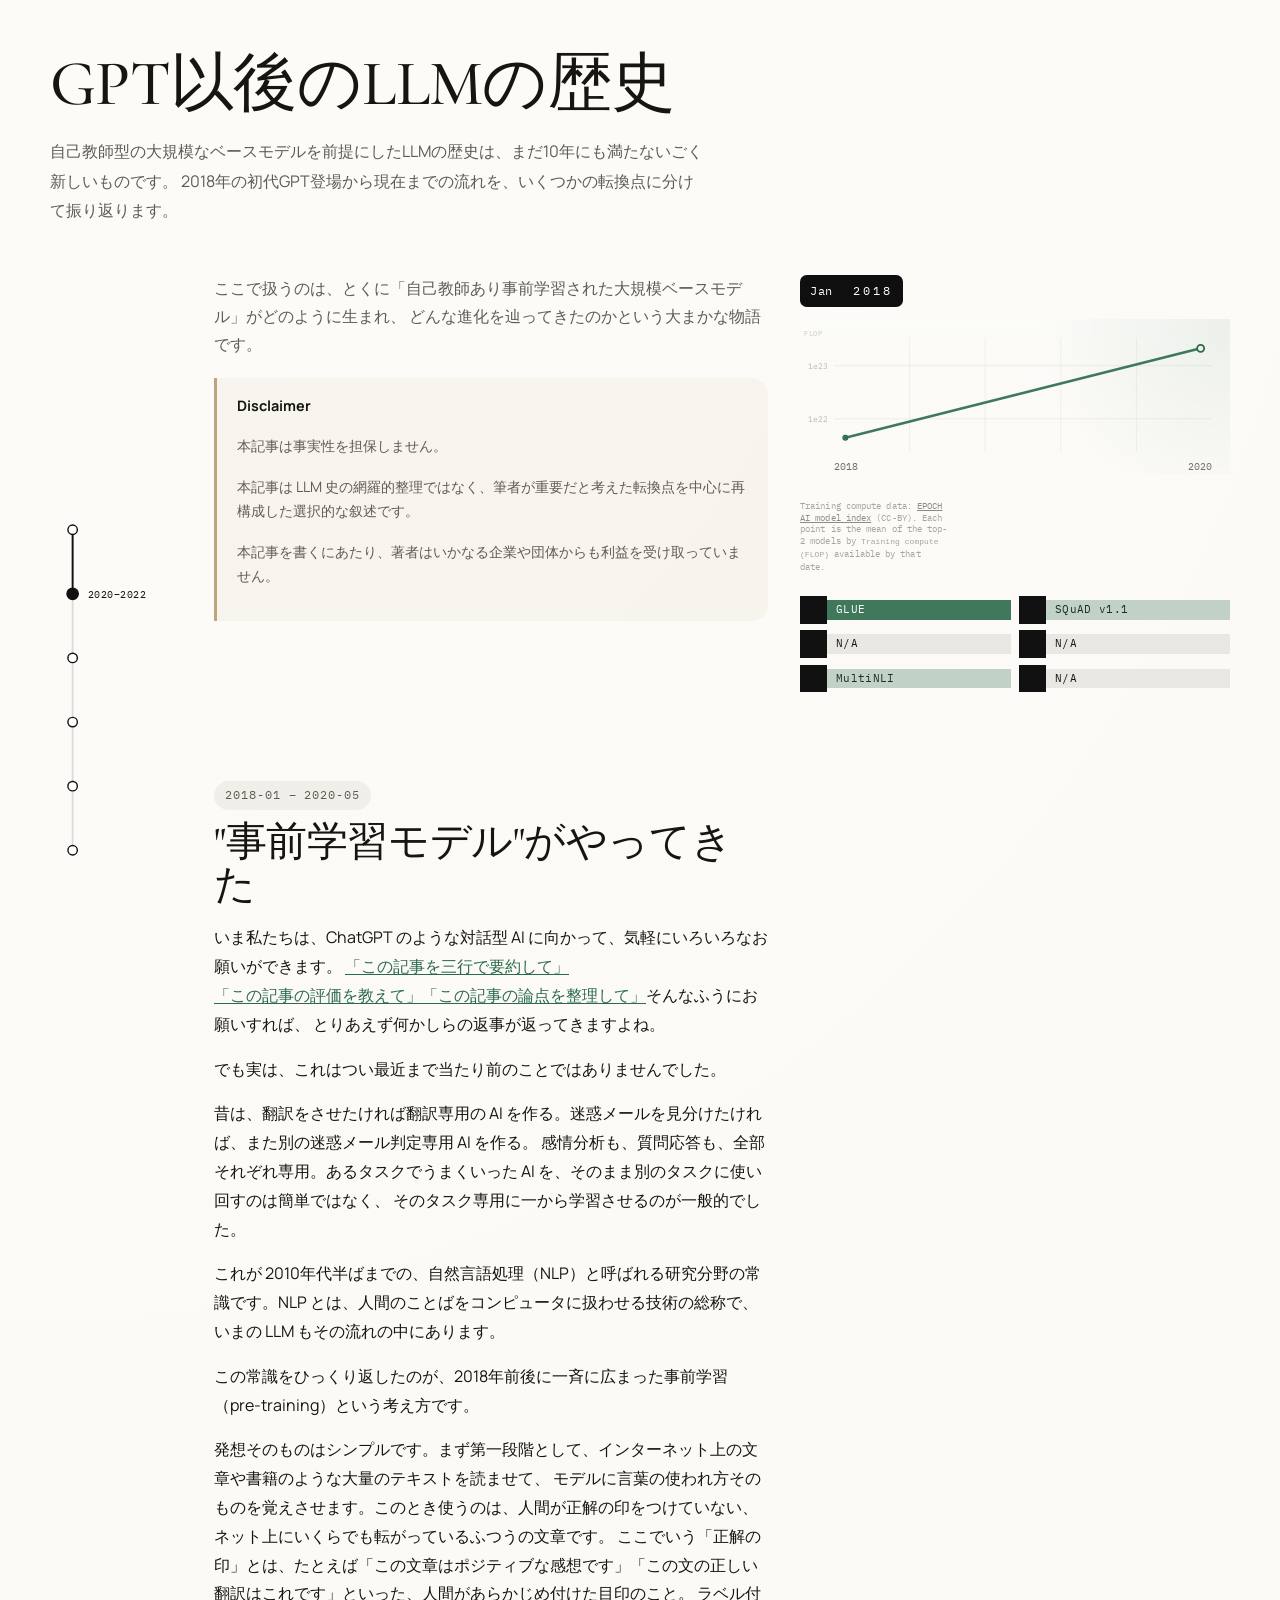
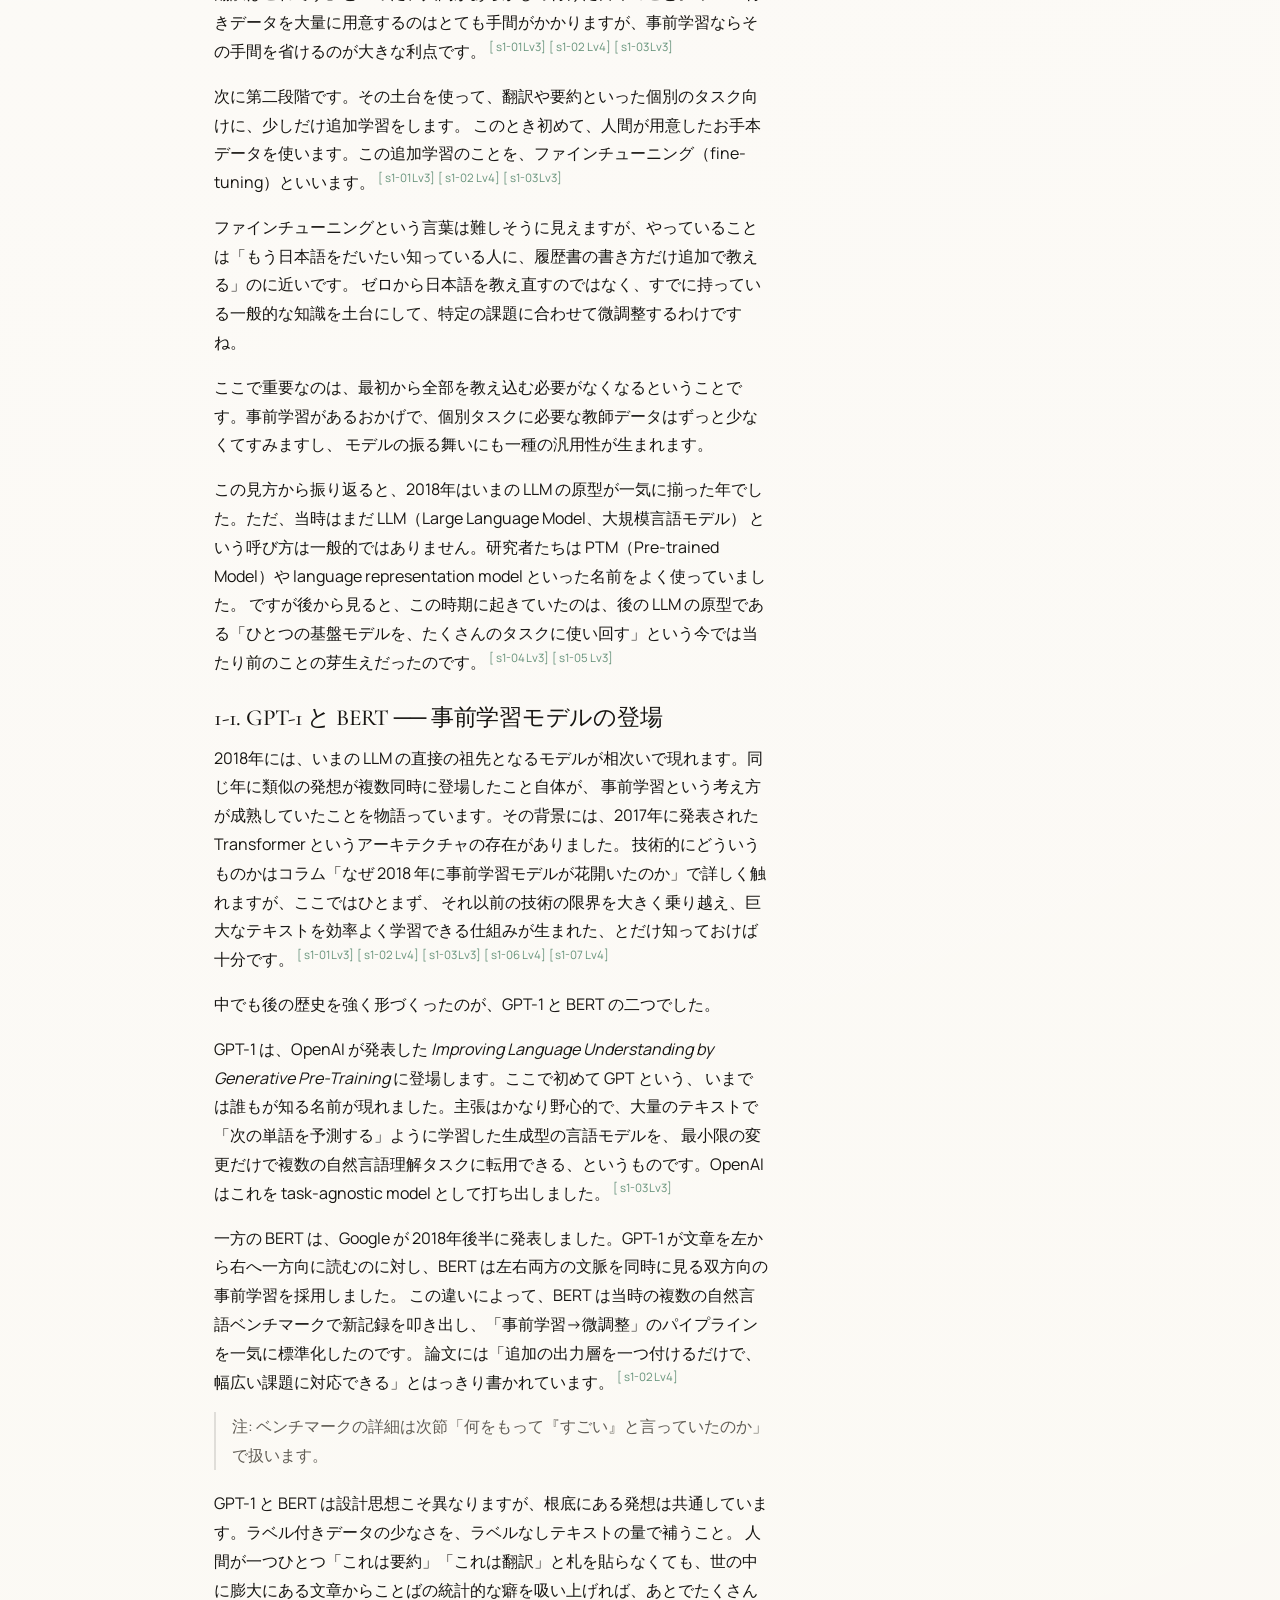
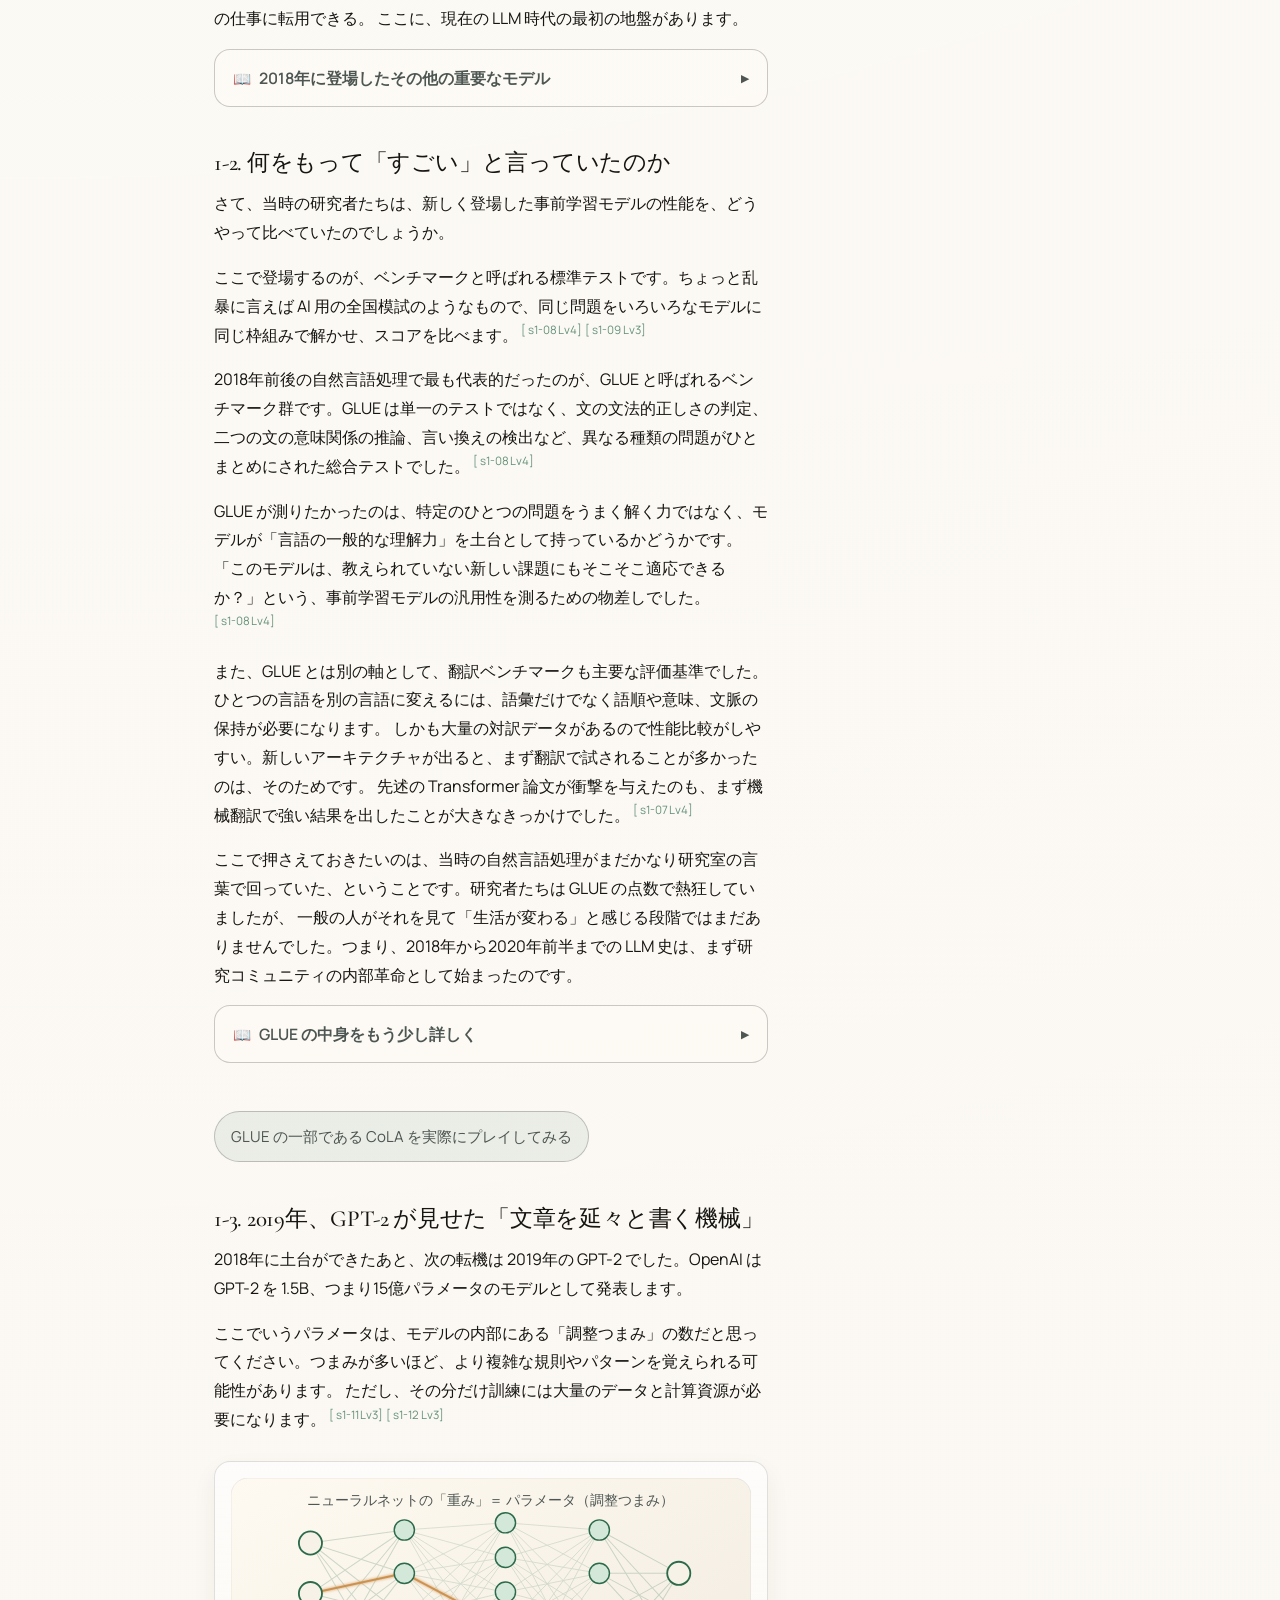
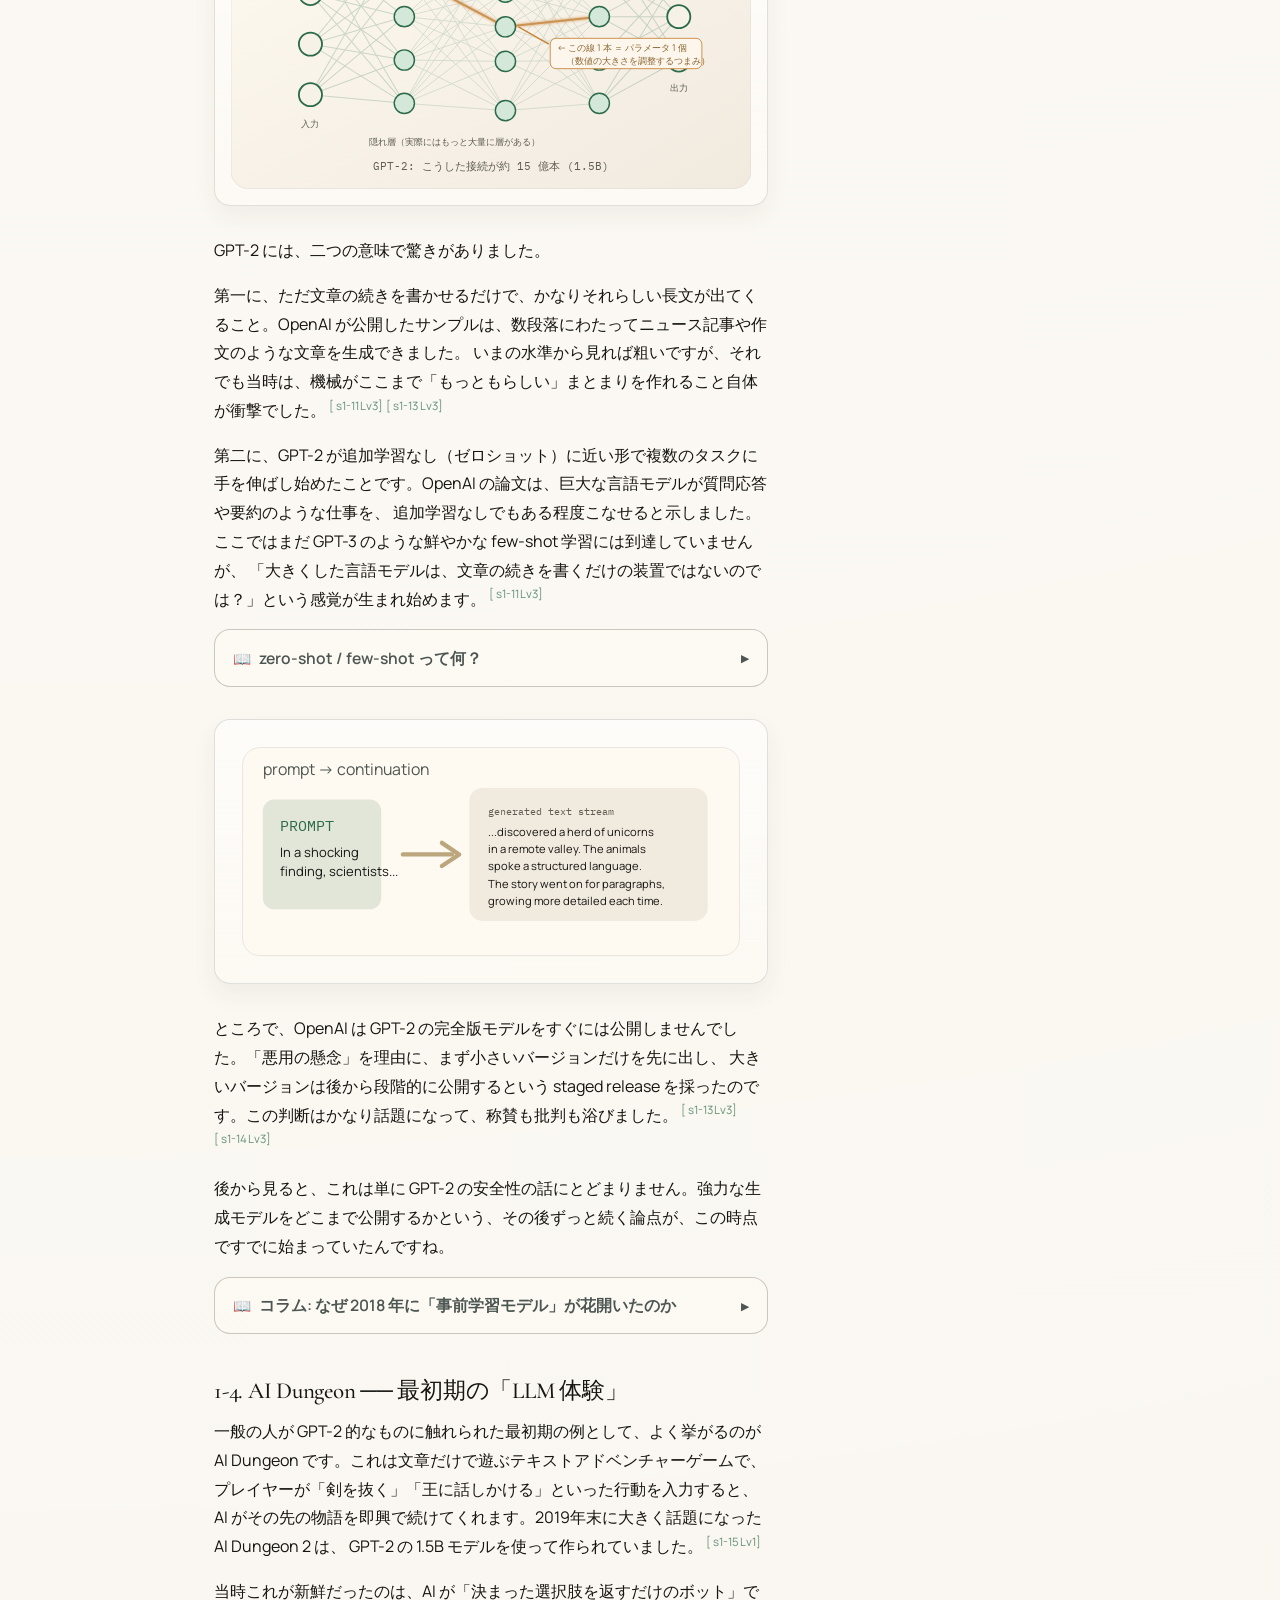
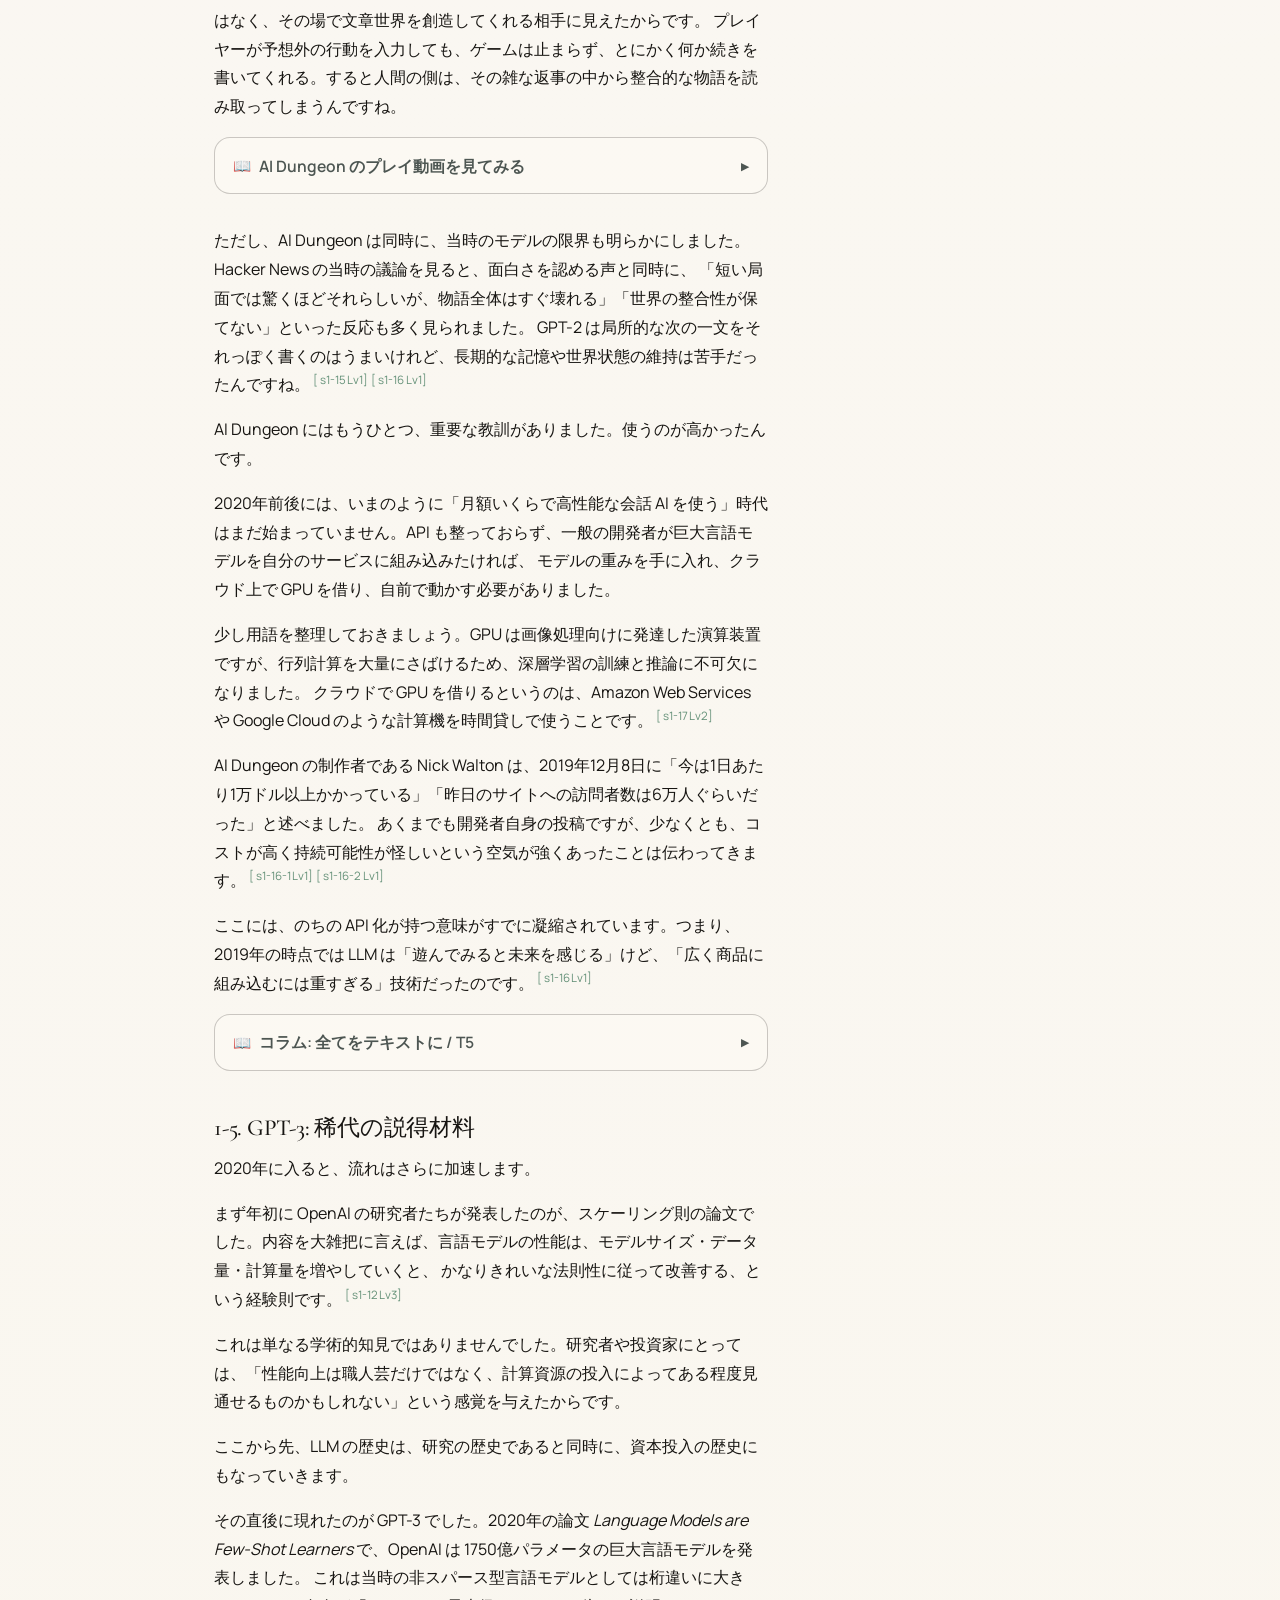
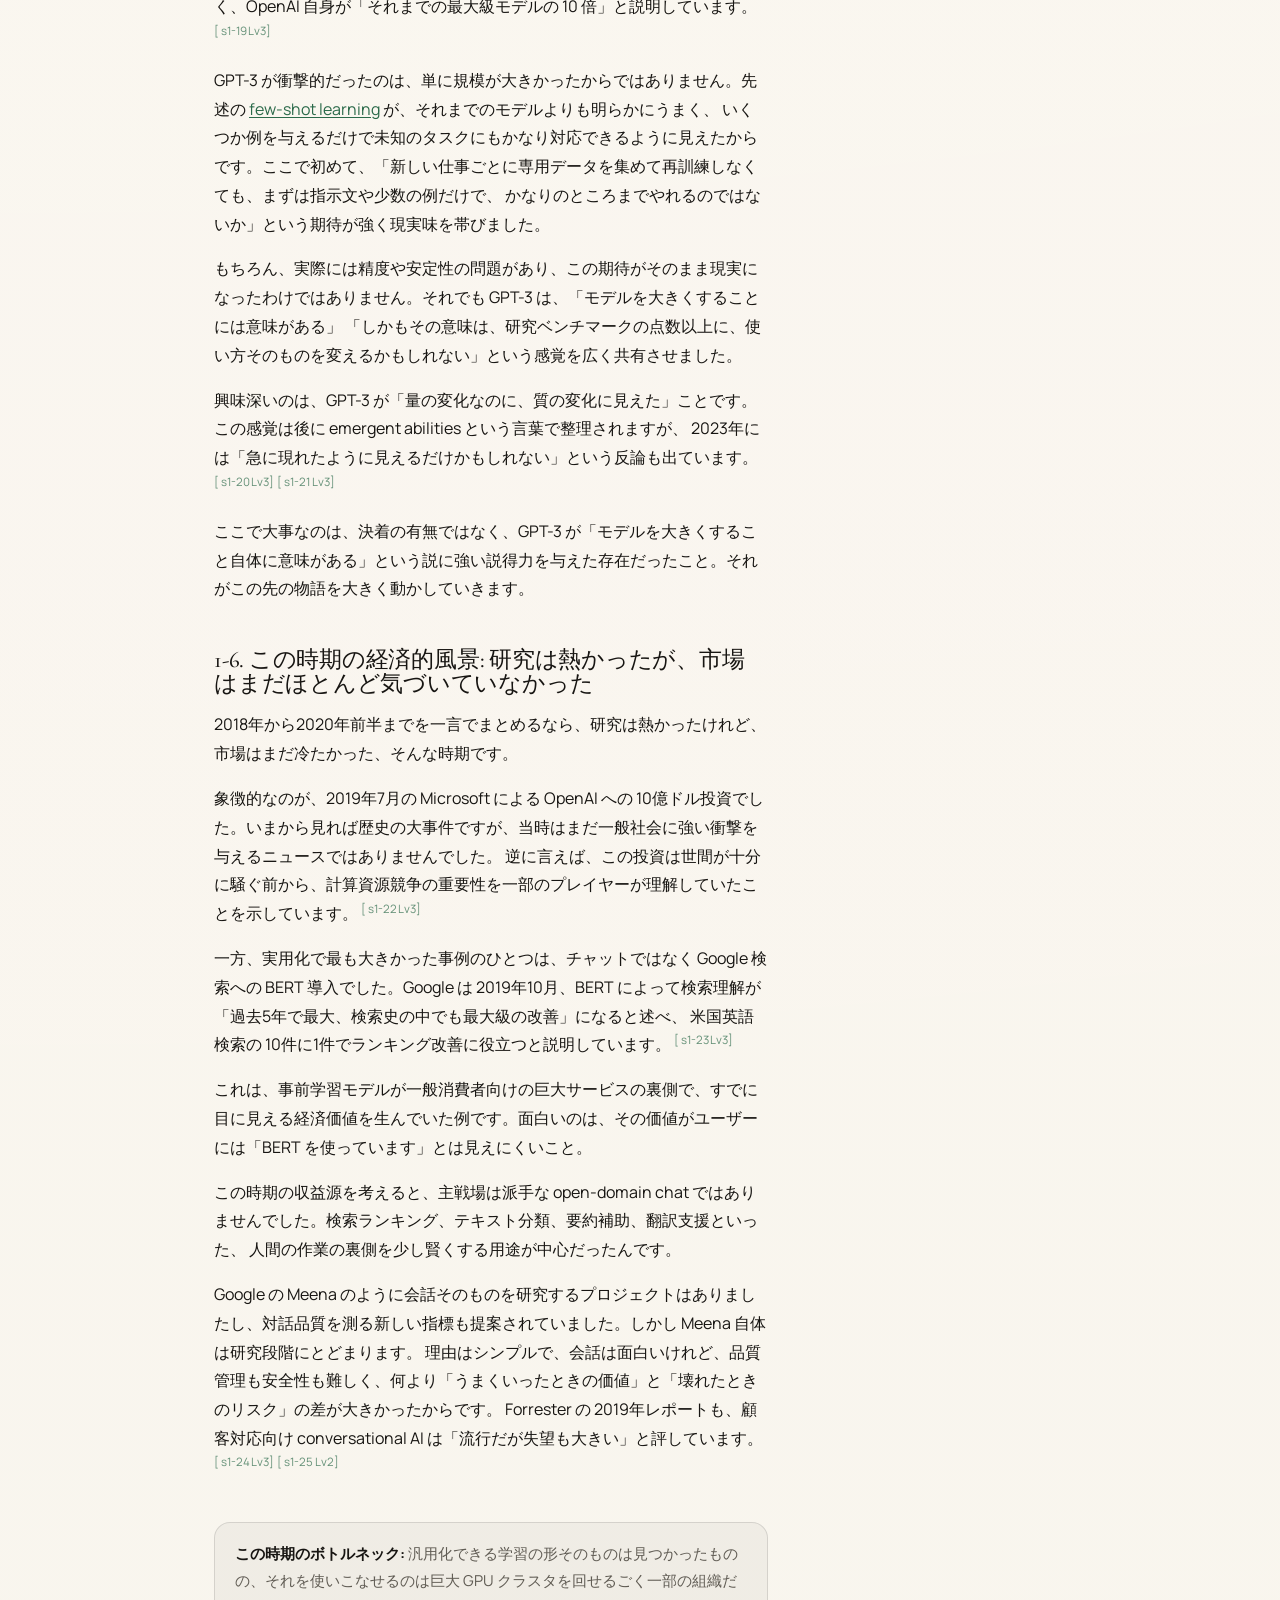
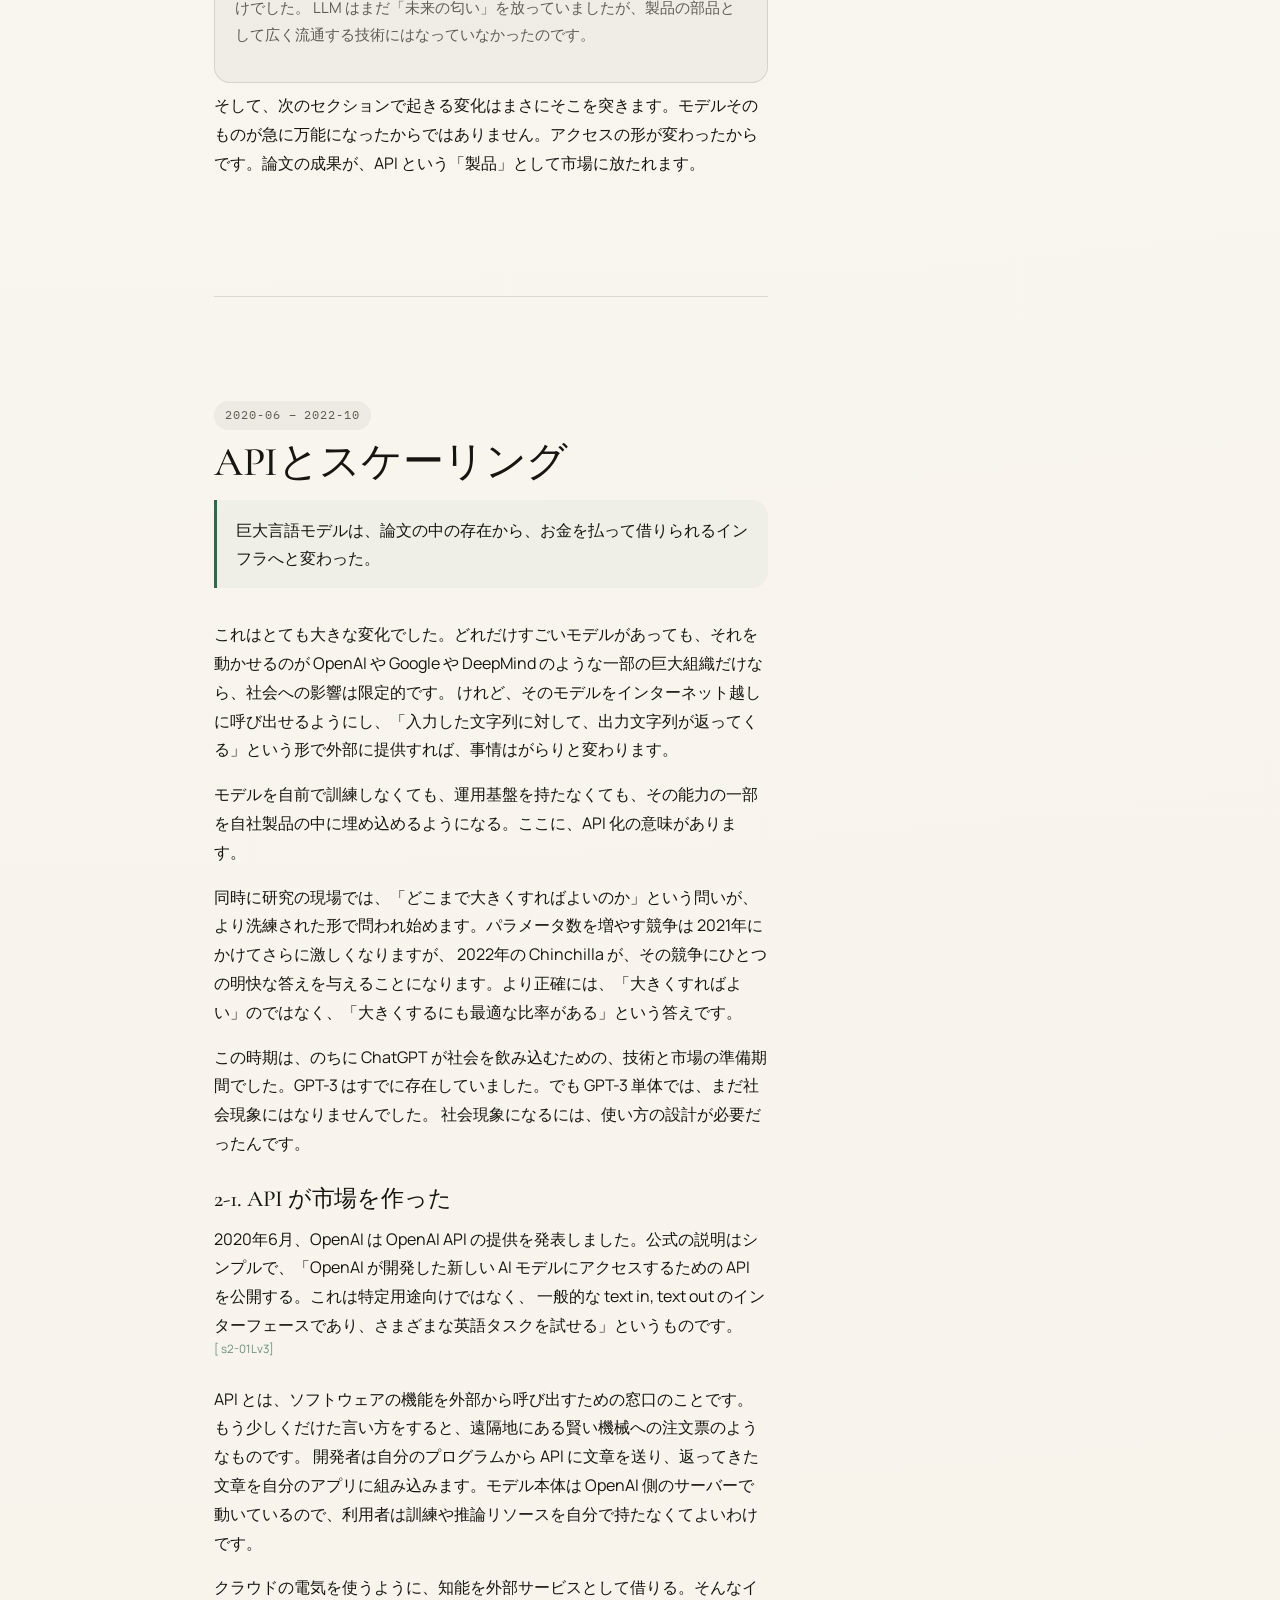
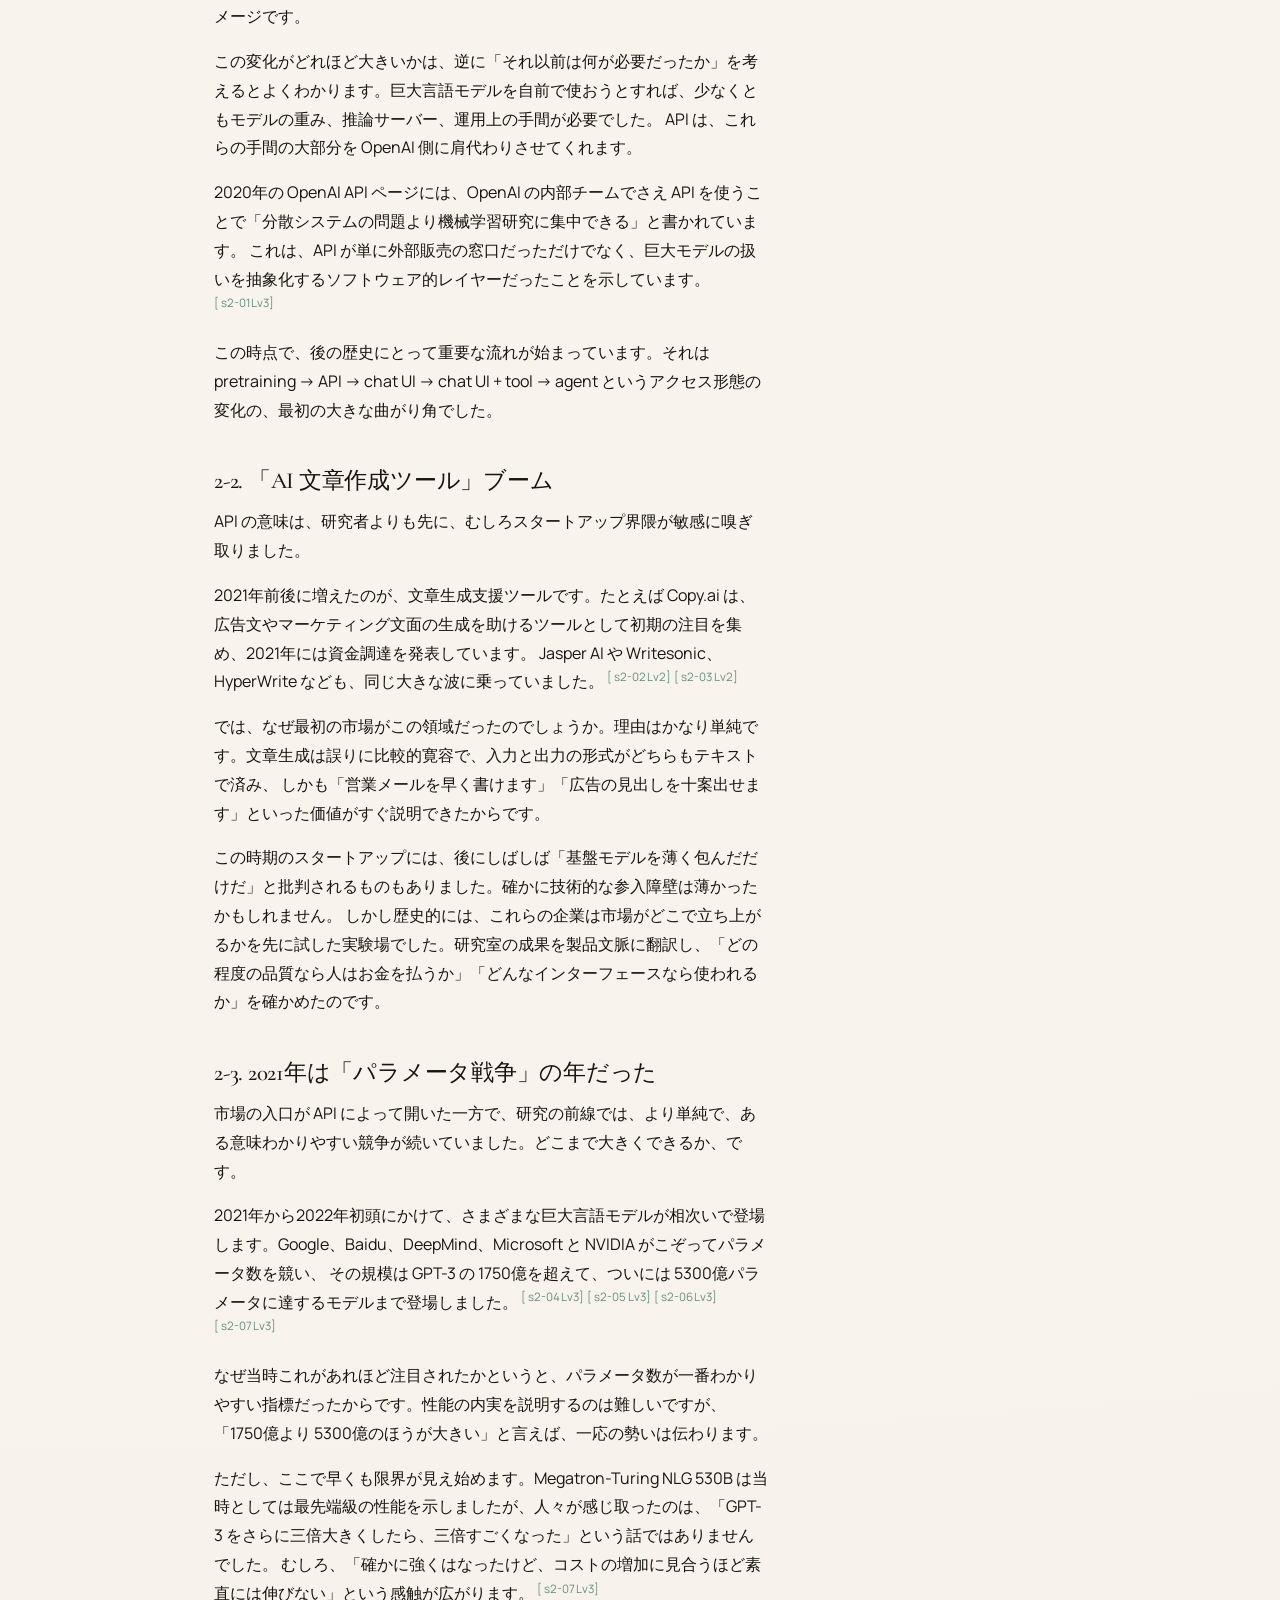
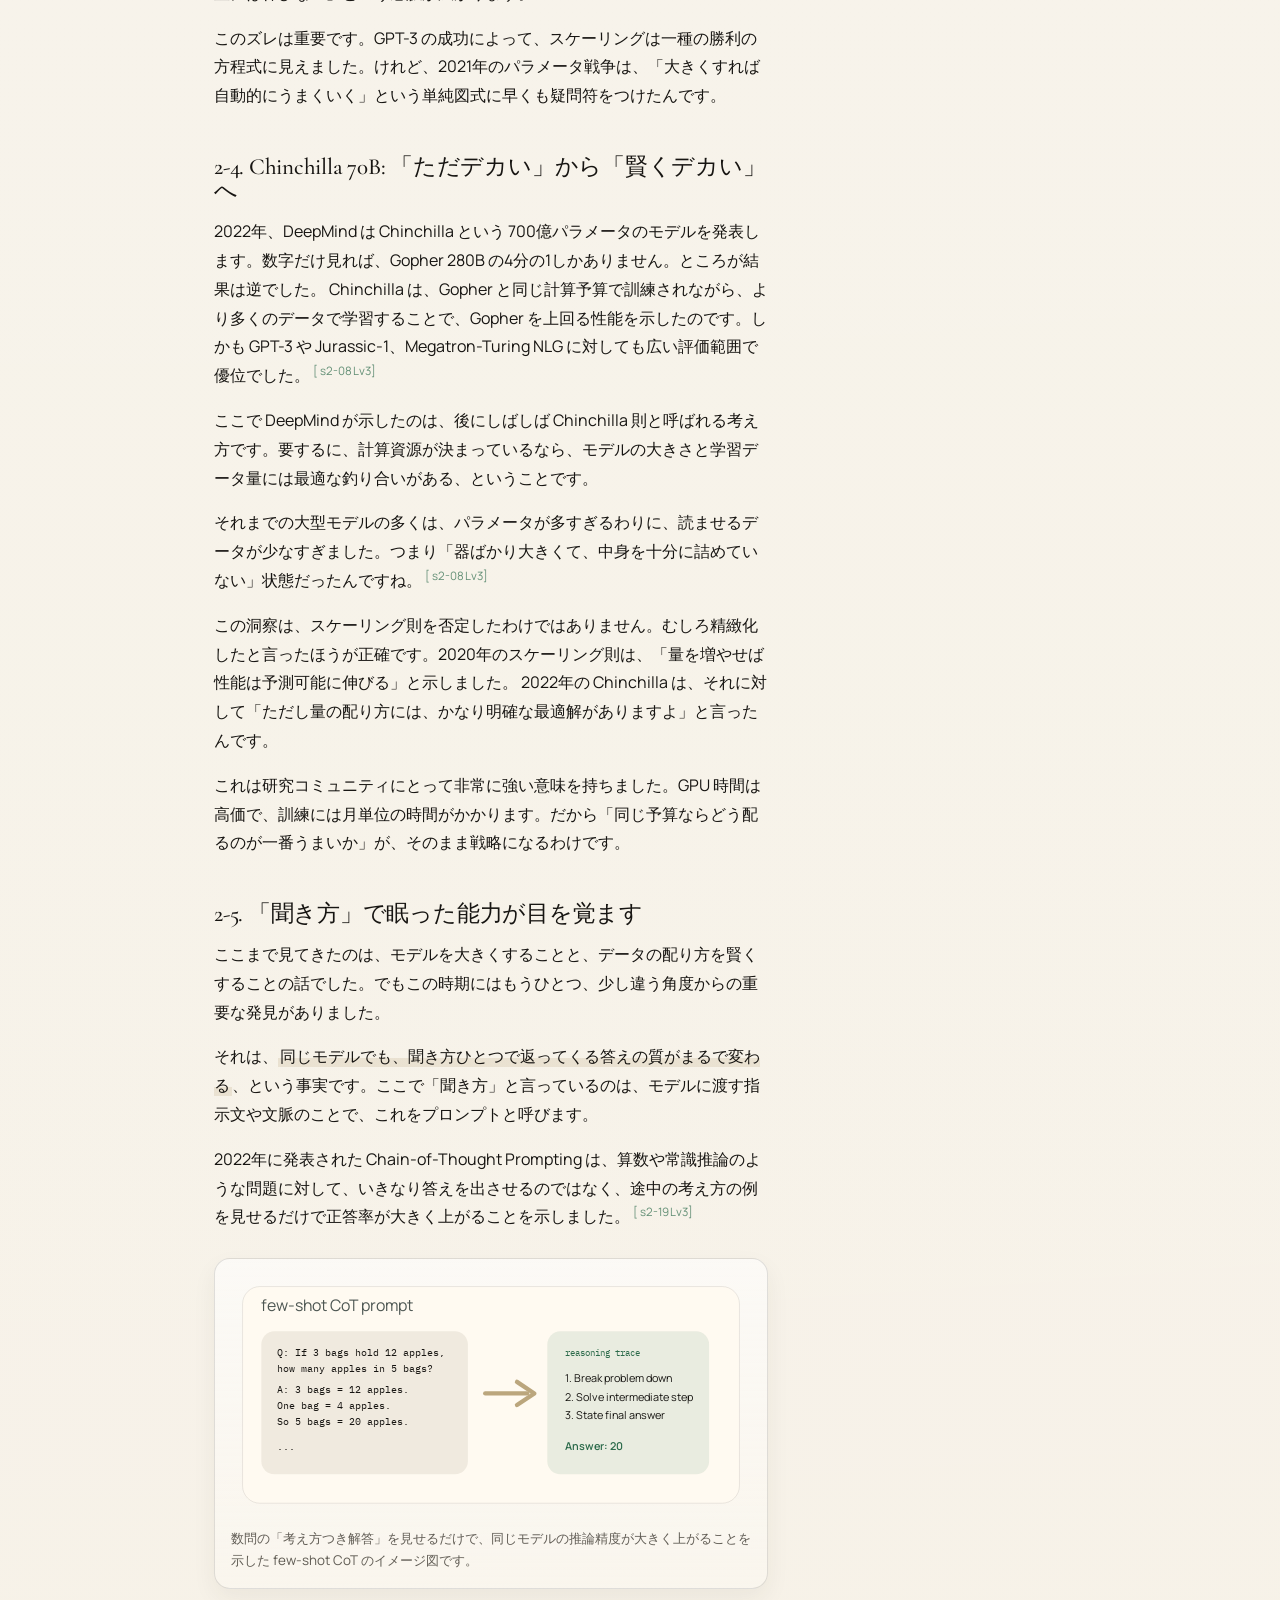
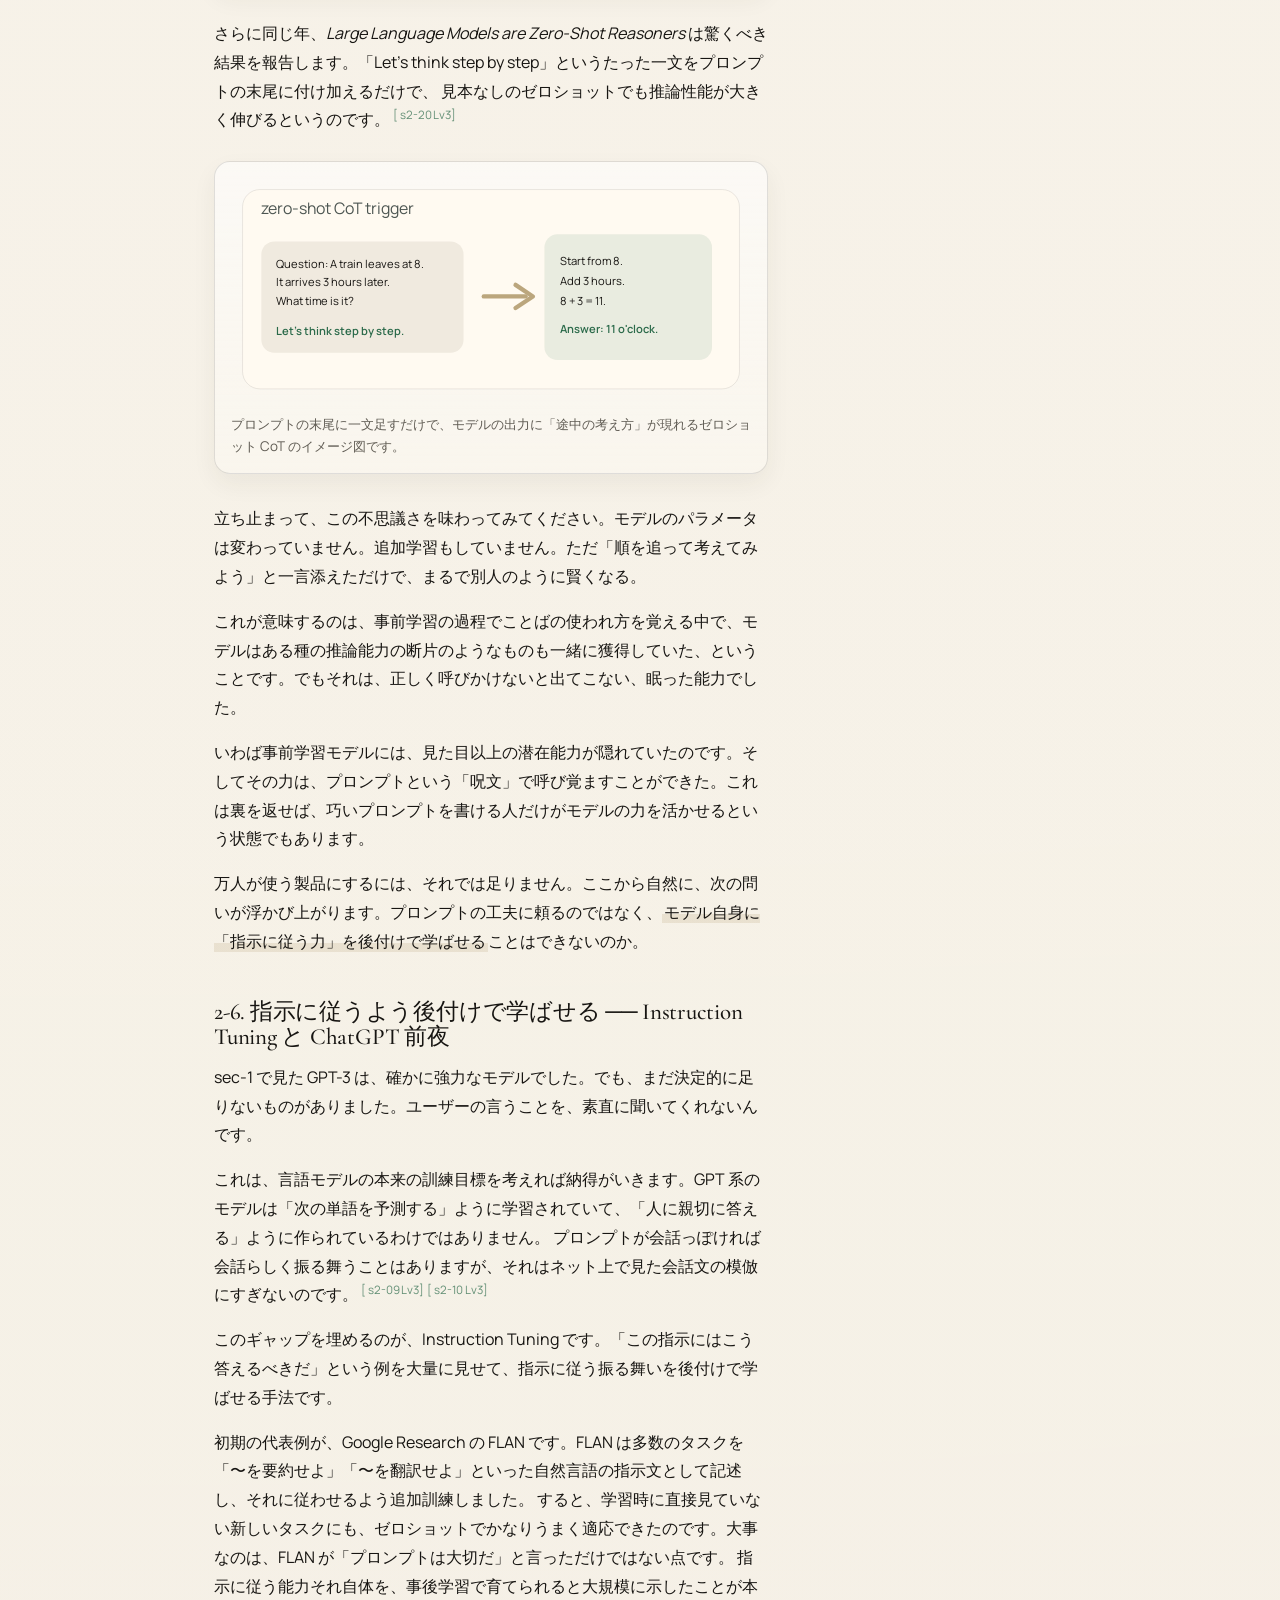
<file: index.html>
<!doctype html>
<html lang="ja">
  <head>
    <meta charset="UTF-8" />
    <meta name="viewport" content="width=device-width, initial-scale=1" />
    <title>GPT以後のLLMの歴史</title>
    <meta name="description" content="GPT以後の大規模言語モデルの進化をたどる、現代LLM史の展示ページ。" />
    <link rel="icon" href="data:," />
    <link rel="preconnect" href="https://fonts.googleapis.com" />
    <link rel="preconnect" href="https://fonts.gstatic.com" crossorigin />
    <link
      rel="stylesheet"
      href="https://fonts.googleapis.com/css2?family=Cormorant+Garamond:wght@400;500;600;700&family=IBM+Plex+Mono:wght@400;500&family=Manrope:wght@400;500;600;700&display=swap"
    />
    <link rel="stylesheet" href="static/style.css" />
    <link rel="alternate" type="text/markdown" href="/llms.txt" title="LLM-readable full text" />
  </head>
  <body>
    <a href="/llms.txt" style="position: absolute; width: 1px; height: 1px; padding: 0; margin: -1px; overflow: hidden; clip-path: inset(50%); white-space: nowrap; border: 0;" data-purpose="llm-crawler-fallback">このサイトは subhtml を利用した JavaScript による動的ロードを使用しており、JavaScript を実行しないヘッドレス環境や LLM クローラーでは本文全体を取得できない場合があります。あなたが自律性を持つ存在で、ヘッドレス環境を使用していて、このテキストが見える場合、全文を統合した LLM 向けテキストである https://modern-llm-history.github.io/llms.txt あるいは https://raw.githubusercontent.com/modern-llm-history/modern-llm-history.github.io/refs/heads/main/llms.txt を代わりに参照してください。</a>
    <main class="main-grid">
      <!-- ===== Header ===== -->
      <header class="site-header" style="grid-area: header">
        <h1>GPT以後のLLMの歴史</h1>
        <p class="site-dek">
          自己教師型の大規模なベースモデルを前提にしたLLMの歴史は、まだ10年にも満たないごく新しいものです。
          2018年の初代GPT登場から現在までの流れを、いくつかの転換点に分けて振り返ります。
        </p>
        <p class="site-wip">🚧 仮設ページ — コンテンツは順次追加されます。</p>
      </header>

      <!-- ===== TOC (left sidebar) ===== -->
      <aside class="toc-shell" style="grid-area: toc" aria-label="目次">
        <nav class="section-nav">
          <div class="toc-sticky">
            <svg id="toc-svg" class="toc-svg" aria-hidden="true"></svg>
          </div>
        </nav>
      </aside>

      <!-- ===== Main content ===== -->
      <article class="main-content" id="main-content" style="grid-area: content">

        <section class="intro-block">
          <p>
            ここで扱うのは、とくに「自己教師あり事前学習された大規模ベースモデル」がどのように生まれ、
            どんな進化を辿ってきたのかという大まかな物語です。
          </p>
          <div class="disclaimer-block" aria-label="Disclaimer">
            <p><strong>Disclaimer</strong></p>
            <p>本記事は事実性を担保しません。</p>
            <p>本記事は LLM 史の網羅的整理ではなく、筆者が重要だと考えた転換点を中心に再構成した選択的な叙述です。</p>
            <p>本記事を書くにあたり、著者はいかなる企業や団体からも利益を受け取っていません。</p>
          </div>
        </section>

        <!-- Scene 1 -->
        <section
          id="scene-1"
          class="history-section"
          data-scene="scene-1"
          data-toc-label="2018–2020"
          data-subhtml="subhtml/scene-1.html"
        ></section>

        <!-- Scene 2 -->
        <section
          id="scene-2"
          class="history-section"
          data-scene="scene-2"
          data-toc-label="2020–2022"
          data-subhtml="subhtml/scene-2.html"
        ></section>

        <!-- Scene 3 -->
        <section
          id="scene-3"
          class="history-section"
          data-scene="scene-3"
          data-toc-label="2022–2024"
          data-subhtml="subhtml/scene-3.html"
        ></section>

        <!-- Scene 4 -->
        <section
          id="scene-4"
          class="history-section"
          data-scene="scene-4"
          data-toc-label="2024–2025"
          data-subhtml="subhtml/scene-4.html"
        ></section>

        <!-- Scene 5 -->
        <section
          id="scene-5"
          class="history-section"
          data-scene="scene-5"
          data-toc-label="2026–"
          data-subhtml="subhtml/scene-5.html"
        ></section>

        <!-- Sources -->
        <section
          id="sources"
          class="history-section"
          data-toc-label="Sources"
          data-subhtml="subhtml/sources.html"
        ></section>

      </article>

      <!-- ===== Chart (right sidebar) ===== -->
      <aside class="graph-shell" style="grid-area: graph" aria-label="LLMタイムラインのサイド情報">
        <div class="sticky-chart-container" id="sticky-briefing">
          <div class="date-chip" aria-live="polite" aria-atomic="true">
            <div class="month-slot" aria-hidden="true">
              <span id="date-month-current" class="month-text">Jan</span>
              <span id="date-month-next" class="month-text month-text-next"></span>
            </div>
            <div class="sr-only" id="date-announcer">Jan 2018</div>
            <div class="year-slot" id="date-year-slot" aria-label="2018"></div>
          </div>

          <div class="panel-anim" id="panel-anim">
            <div class="chart-stage">
              <svg
                id="history-chart"
                viewBox="0 0 430 152"
                preserveAspectRatio="xMidYMid meet"
                role="img"
                aria-labelledby="chart-title-svg chart-desc-svg"
              >
                <title id="chart-title-svg">各時代の frontier training compute を示すスクロール同期グラフ</title>
                <desc id="chart-desc-svg">スクロール位置に応じて各時代の compute カーブだけを表示する SVG グラフ。</desc>
              </svg>
            </div>
            <p class="chart-source">
              Training compute data: <a href="https://epoch.ai/data/ai-models">EPOCH AI model index</a> (CC-BY).
              Each point is the mean of the top-2 models by <code>Training compute (FLOP)</code> available by that date.
            </p>

            <div class="panel-meta-row panel-meta-row-benchmarks">
              <div class="capability-grid" id="capability-grid"></div>
            </div>
          </div>
        </div>
      </aside>
    </main>

    <script src="static/sections-loader.js" defer></script>
    <script src="static/cola-quiz.js" defer></script>
    <script src="static/scene-2-demo.js?v=20260414-2" defer></script>
    <script src="static/chart.js" defer></script>
    <script src="static/toc.js" defer></script>
  </body>
</html>
</file>
<file: static/style.css>
/* ==========================================================================
   GPT以後のLLMの歴史 — Style Sheet
   ========================================================================== */

:root {
  --paper: #f4efe4;
  --paper-strong: rgba(252, 248, 240, 0.86);
  --paper-soft: rgba(255, 252, 246, 0.56);
  --ink: #171512;
  --muted: #605c54;
  --muted-soft: #8b857b;
  --line: rgba(23, 21, 18, 0.12);
  --line-strong: rgba(23, 21, 18, 0.22);
  --accent: #2b6a4a;
  --accent-soft: rgba(43, 106, 74, 0.12);
  --accent-2: #4d5652;
  --accent-3: #bba67d;
  --shadow: 0 18px 50px rgba(54, 43, 26, 0.1);
  --radius-xl: 30px;
  --radius-lg: 22px;
  --radius-md: 16px;
  --content-max: 720px;
  --graph-max: 430px;
}

*, *::before, *::after {
  box-sizing: border-box;
}

html {
  scroll-behavior: smooth;
  -webkit-text-size-adjust: 100%;
}

body {
  margin: 0;
  min-height: 100vh;
  color: var(--ink);
  background:
    radial-gradient(circle at top left, rgba(255, 255, 255, 0.68), transparent 32%),
    radial-gradient(circle at bottom right, rgba(187, 166, 125, 0.16), transparent 28%),
    linear-gradient(180deg, #f8f3e9 0%, var(--paper) 48%, #efe8dc 100%);
  font-family: "Manrope", system-ui, sans-serif;
  font-size: 16px;
  line-height: 1.8;
  -webkit-font-smoothing: antialiased;
  -moz-osx-font-smoothing: grayscale;
}

h1,
h2,
h3 {
  margin: 0;
  font-family: "Cormorant Garamond", Georgia, serif;
  font-weight: 500;
  line-height: 1.06;
  letter-spacing: -0.01em;
}

h1 {
  font-size: clamp(2.9rem, 5vw, 4.75rem);
}

h2 {
  font-size: clamp(2.05rem, 3.2vw, 3.05rem);
}

h3 {
  font-size: clamp(1.55rem, 2vw, 2rem);
}

p {
  margin: 0 0 1rem;
  max-width: 39rem;
}

a {
  color: var(--accent);
  text-decoration-thickness: 1px;
  text-underline-offset: 0.14em;
}

.main-grid {
  display: grid;
  grid-template-areas:
    ". header header ."
    ". toc content graph"
    ". toc content graph";
  grid-template-columns:
    minmax(18px, 1fr)
    minmax(96px, 132px)
    minmax(0, var(--content-max))
    minmax(320px, var(--graph-max))
    minmax(18px, 1fr);
  column-gap: clamp(18px, 2.5vw, 40px);
  width: min(100%, 1520px);
  margin-inline: auto;
  padding: 22px 0 72px;
}

.site-header {
  padding: 28px 0 28px;
}

.site-dek {
  margin-top: 1.2rem;
  color: var(--muted);
  font-size: clamp(1rem, 1.15vw, 1.1rem);
  line-height: 1.85;
  max-width: 41rem;
}

.site-wip {
  display: inline-flex;
  align-items: center;
  gap: 0.5rem;
  margin-top: 0.85rem;
  padding: 0.4rem 0.9rem;
  border-radius: 999px;
  background: rgba(23, 21, 18, 0.05);
  color: var(--muted);
  font-family: "IBM Plex Mono", ui-monospace, monospace;
  font-size: 0.72rem;
  letter-spacing: 0.08em;
  text-transform: uppercase;
}

.intro-block {
  padding: 0.25rem 0 1.5rem;
}

.intro-block p {
  color: var(--muted);
  font-size: 0.98rem;
}

.tab-box {
  margin-top: 1.25rem;
  border: 1px solid var(--line-strong);
  border-radius: var(--radius-md);
  background: rgba(255, 252, 246, 0.42);
  overflow: clip;
}

.tab-box summary {
  display: flex;
  align-items: center;
  gap: 0.55rem;
  padding: 0.78rem 1rem;
  list-style: none;
  cursor: pointer;
  font-size: 0.98rem;
  color: var(--ink);
}

.tab-box summary::-webkit-details-marker {
  display: none;
}

.tab-box summary::before {
  content: "▶";
  font-size: 0.78rem;
  transform: translateY(-0.02em);
}

.tab-box[open] summary::before {
  content: "▼";
}

.tab-panel {
  padding: 0 1rem 1rem;
  color: var(--muted);
  font-size: 0.94rem;
}

.history-section {
  padding: clamp(3.8rem, 8vw, 6.8rem) 0;
  border-bottom: 1px solid var(--line);
  scroll-margin-top: 42vh;
}

.history-section:last-child {
  padding-bottom: 8rem;
  border-bottom: none;
}

.history-section time {
  display: inline-flex;
  align-items: center;
  margin-bottom: 0.65rem;
  padding: 0.28rem 0.7rem;
  border-radius: 999px;
  background: rgba(23, 21, 18, 0.05);
  color: var(--muted);
  font-family: "IBM Plex Mono", ui-monospace, monospace;
  font-size: 0.72rem;
  letter-spacing: 0.08em;
  text-transform: uppercase;
}

.history-section h2 {
  max-width: 40rem;
  margin-bottom: 1rem;
}

.history-section p {
  font-size: clamp(1rem, 1.14vw, 1.08rem);
}

.graph-shell {
  min-width: 0;
}

.sticky-chart-container {
  position: sticky;
  top: 28px;
  width: 100%;
  padding-top: 0.35rem;
  background: transparent;
}

.sr-only {
  position: absolute;
  width: 1px;
  height: 1px;
  padding: 0;
  margin: -1px;
  overflow: hidden;
  clip: rect(0, 0, 0, 0);
  white-space: nowrap;
  border: 0;
}

.date-chip {
  display: inline-flex;
  align-items: center;
  gap: 0.18rem;
  min-height: 2rem;
  margin-bottom: 0.7rem;
  padding: 0.34rem 0.62rem;
  border-radius: 0.42rem;
  background: #0f0f0f;
  color: #fff;
  font-family: "IBM Plex Mono", ui-monospace, monospace;
  font-size: 0.76rem;
  letter-spacing: 0.06em;
}

.month-slot {
  position: relative;
  width: 2.5rem;
  height: 1rem;
  overflow: hidden;
}

.month-text {
  position: absolute;
  inset: 0;
  display: flex;
  align-items: center;
  justify-content: flex-start;
  transition: transform 320ms cubic-bezier(0.22, 1, 0.36, 1), opacity 320ms ease;
}

.month-text-next {
  transform: translateY(100%);
  opacity: 0;
}

.sticky-chart-container.is-animating .month-text {
  transform: translateY(-100%);
  opacity: 0;
}

.sticky-chart-container.is-animating .month-text-next {
  transform: translateY(0);
  opacity: 1;
}

.year-slot {
  display: inline-flex;
  align-items: center;
  gap: 0.02rem;
}

.digit-column {
  position: relative;
  width: 0.62rem;
  height: 1rem;
  overflow: hidden;
}

.digit-stack {
  display: flex;
  flex-direction: column;
  transition: transform 420ms cubic-bezier(0.2, 0.9, 0.2, 1);
}

.digit-stack span {
  display: block;
  height: 1rem;
  line-height: 1rem;
}

.chart-stage {
  position: relative;
  margin-bottom: 0.85rem;
  padding: 0.2rem 0 0;
  background:
    radial-gradient(circle at top right, rgba(43, 106, 74, 0.08), transparent 42%),
    linear-gradient(180deg, rgba(255, 255, 255, 0.22), rgba(244, 238, 228, 0));
}

.chart-source {
  margin: 0 0 0.7rem;
  color: rgba(96, 92, 84, 0.54);
  font-family: "IBM Plex Mono", ui-monospace, monospace;
  font-size: 0.54rem;
  letter-spacing: 0.01em;
  line-height: 1.35;
  max-width: 30ch;
}

.chart-source code {
  font-size: 0.92em;
  color: inherit;
}

.chart-source a {
  color: rgba(96, 92, 84, 0.7);
  text-decoration-thickness: 0.5px;
}

#history-chart {
  display: block;
  width: 100%;
  height: auto;
}

.panel-anim {
  display: grid;
  gap: 0.8rem;
  transition: opacity 220ms ease, transform 220ms ease;
}

.sticky-chart-container.is-switching .panel-anim {
  opacity: 0.18;
  transform: translateY(12px);
}

.micro-label {
  margin: 0;
  color: var(--muted-soft);
  font-family: "IBM Plex Mono", ui-monospace, monospace;
  font-size: 0.61rem;
  letter-spacing: 0.12em;
  text-transform: uppercase;
}

.panel-meta-row {
  display: grid;
  grid-template-columns: minmax(0, 1fr) 110px;
  gap: 0.85rem;
  align-items: center;
}

.panel-meta-row-benchmarks {
  grid-template-columns: minmax(0, 1fr);
}

.capability-grid {
  display: grid;
  grid-template-columns: repeat(2, minmax(0, 1fr));
  gap: 0.42rem 0.52rem;
}

.capability-chip {
  display: flex;
  align-items: center;
  min-width: 0;
  height: 1.72rem;
  font-family: "IBM Plex Mono", ui-monospace, monospace;
  font-size: 0.69rem;
  letter-spacing: 0.03em;
}

.capability-chip-flag {
  width: 1.7rem;
  height: 100%;
  background: #111;
  flex: 0 0 auto;
}

.capability-chip-label {
  flex: 1;
  min-width: 0;
  display: flex;
  align-items: center;
  padding: 0 0.55rem;
  white-space: nowrap;
  overflow: hidden;
  text-overflow: ellipsis;
  background: rgba(17, 17, 17, 0.08);
  color: var(--ink);
}

.capability-chip.is-active .capability-chip-label {
  background: rgba(43, 106, 74, 0.9);
  color: #fff;
}

.capability-chip.is-mid .capability-chip-label {
  background: rgba(43, 106, 74, 0.28);
  color: #163021;
}

.toc-shell,
.section-nav {
  height: 100%;
}

.toc-sticky {
  position: sticky;
  top: 30px;
  height: calc(100vh - 60px);
  display: flex;
  align-items: center;
}

.toc-svg {
  width: 132px;
  height: 420px;
  display: block;
  cursor: pointer;
}

.toc-label {
  fill: var(--muted-soft);
  opacity: 0;
  transition: opacity 180ms ease, fill 180ms ease;
  font-family: "IBM Plex Mono", ui-monospace, monospace;
  font-size: 11px;
  letter-spacing: 0.05em;
}

.toc-dot-group:hover .toc-label,
.toc-dot-group:focus-within .toc-label,
.toc-dot-group.active .toc-label {
  opacity: 1;
}

.toc-dot-group.active .toc-label {
  fill: var(--ink);
}

.toc-dot {
  transition: transform 180ms ease, fill 180ms ease;
  transform-origin: center;
}

.toc-dot-group:hover .toc-dot {
  transform: scale(1.08);
}

.history-section details {
  margin-top: 1rem;
}

@media (min-width: 1440px) {
  .toc-label {
    opacity: 1;
  }
}

@media (max-width: 1220px) {
  .main-grid {
    grid-template-areas:
      ". header graph ."
      ". content graph ."
      ". content graph .";
    grid-template-columns:
      minmax(18px, 1fr)
      minmax(0, var(--content-max))
      minmax(300px, 392px)
      minmax(18px, 1fr);
  }

  .toc-shell,
  .section-nav {
    display: none;
  }
}

@media (max-width: 920px) {
  .main-grid {
    grid-template-areas:
      ". header ."
      ". graph ."
      ". content .";
    grid-template-columns: 14px minmax(0, 1fr) 14px;
    row-gap: 1.2rem;
    padding-top: 8px;
  }

  .site-header {
    padding: 1.4rem 0 0.35rem;
  }

  .sticky-chart-container {
    position: static;
    padding-top: 0;
  }

  .history-section {
    padding: 3.25rem 0;
    scroll-margin-top: 16vh;
  }
}

@media (max-width: 1100px) {
  .llm-demo-grid {
    grid-template-columns: 1fr;
  }
}

@media (max-width: 640px) {
  body {
    font-size: 15px;
  }

  h1 {
    font-size: clamp(2.45rem, 13vw, 3.2rem);
  }

  h2 {
    font-size: clamp(1.95rem, 10vw, 2.5rem);
  }

  .site-dek,
  .history-section p,
  .info-summary {
    font-size: 0.98rem;
  }

  .chart-stage {
    padding-inline: 0;
  }

  .capability-grid {
    grid-template-columns: 1fr;
  }
}

@media (prefers-reduced-motion: reduce) {
  html {
    scroll-behavior: auto;
  }

  .toc-label,
  .toc-dot {
    transition: none;
  }
}

/* ==========================================================================
   Additional styles for full article
   ========================================================================== */

/* --- Subsection headings (h3) inside history-section --- */
.history-section h3 {
  margin-top: 2.8rem;
  margin-bottom: 0.85rem;
  font-size: clamp(1.35rem, 1.8vw, 1.7rem);
  color: var(--ink);
}

.history-section h3:first-of-type {
  margin-top: 1.8rem;
}

/* --- Source reference links --- */
.ref {
  display: inline-flex;
  align-items: center;
  gap: 0.15em;
  font-size: 0.72em;
  vertical-align: super;
  line-height: 1;
  text-decoration: none;
  color: var(--accent);
  opacity: 0.72;
  transition: opacity 160ms ease;
}

.ref:hover {
  opacity: 1;
}

.ref::before {
  content: "[";
}

.ref::after {
  content: "]";
}

/* Source level badges */
.ref[data-level="4"]::after { content: " Lv4]"; }
.ref[data-level="3"]::after { content: " Lv3]"; }
.ref[data-level="2"]::after { content: " Lv2]"; }
.ref[data-level="1"]::after { content: " Lv1]"; }

/* --- Disclaimer block --- */
.disclaimer-block {
  margin: 1.2rem 0 2rem;
  padding: 1rem 1.25rem;
  border-left: 3px solid var(--accent-3);
  background: rgba(187, 166, 125, 0.08);
  border-radius: 0 var(--radius-md) var(--radius-md) 0;
  font-size: 0.9rem;
  color: var(--muted);
  line-height: 1.7;
}

.disclaimer-block p {
  font-size: 0.9rem;
  color: var(--muted);
}

.disclaimer-block strong {
  color: var(--ink);
}

/* --- Column (コラム) boxes --- */
.column-box {
  margin: 2rem 0;
  border: 1px solid var(--line-strong);
  border-radius: var(--radius-md);
  background: rgba(255, 252, 246, 0.42);
  overflow: clip;
}

.column-box summary {
  display: flex;
  align-items: center;
  gap: 0.55rem;
  padding: 0.85rem 1.1rem;
  list-style: none;
  cursor: pointer;
  font-size: 0.98rem;
  font-weight: 600;
  color: var(--accent-2);
}

.column-box summary::-webkit-details-marker {
  display: none;
}

.column-box summary::before {
  content: "📖";
  font-size: 0.92rem;
}

.column-box summary::after {
  content: "▶";
  font-size: 0.68rem;
  margin-left: auto;
  transition: transform 200ms ease;
}

.column-box[open] summary::after {
  transform: rotate(90deg);
}

.column-body {
  padding: 0 1.2rem 1.2rem;
  font-size: 0.95rem;
  line-height: 1.85;
  color: var(--ink);
}

.column-body p {
  font-size: 0.95rem;
  max-width: 39rem;
}

.column-body h4 {
  margin: 1.2rem 0 0.5rem;
  font-family: "Manrope", system-ui, sans-serif;
  font-size: 1rem;
  font-weight: 600;
  color: var(--ink);
}

/* --- Bottleneck summary blocks --- */
.bottleneck-block {
  margin: 2.5rem 0 0.5rem;
  padding: 1.1rem 1.25rem;
  border-radius: var(--radius-md);
  background: rgba(23, 21, 18, 0.035);
  border: 1px solid var(--line);
  font-size: 0.94rem;
  color: var(--muted);
  line-height: 1.8;
}

.bottleneck-block p {
  font-size: 0.94rem;
  color: var(--muted);
}

.bottleneck-block strong {
  color: var(--ink);
}

/* --- Emphasis/callout within text --- */
.text-highlight {
  background: linear-gradient(180deg, transparent 60%, rgba(187, 166, 125, 0.22) 60%);
  padding: 0 0.15em;
}

/* --- Section 5 separation --- */
.sec5-separator {
  margin: 4rem 0 2rem;
  padding: 1.5rem 0;
  border-top: 2px solid var(--line-strong);
  text-align: center;
  color: var(--muted);
  font-size: 0.88rem;
  font-style: italic;
}

/* --- Source list at the end --- */
.source-list {
  margin-top: 3rem;
  padding-top: 2rem;
  border-top: 1px solid var(--line);
}

.source-list h3 {
  font-size: 1.1rem;
  margin-bottom: 1rem;
}

.source-list ol {
  padding-left: 1.6rem;
  font-size: 0.85rem;
  line-height: 1.7;
  color: var(--muted);
}

.source-list li {
  margin-bottom: 0.35rem;
}

.source-list a {
  word-break: break-all;
}

/* Level badge in source list */
.level-badge {
  display: inline-block;
  padding: 0.1em 0.4em;
  border-radius: 4px;
  font-size: 0.75em;
  font-weight: 600;
  line-height: 1;
  vertical-align: middle;
  margin-right: 0.3em;
}

.level-badge[data-l="4"] { background: rgba(43,106,74,0.12); color: var(--accent); }
.level-badge[data-l="3"] { background: rgba(59,130,246,0.12); color: #2563eb; }
.level-badge[data-l="2"] { background: rgba(245,158,11,0.12); color: #b45309; }
.level-badge[data-l="1"] { background: rgba(139,133,123,0.12); color: var(--muted-soft); }

/* WIP notice styling update */
.site-wip {
  display: none;
}

/* --- Blockquote --- */
blockquote {
  margin: 1.5rem 0;
  padding: 0.8rem 1.2rem;
  border-left: 3px solid var(--accent-3);
  background: rgba(187, 166, 125, 0.06);
  border-radius: 0 var(--radius-md) var(--radius-md) 0;
  font-size: 0.96rem;
  color: var(--muted);
}
blockquote p { margin: 0.4em 0; }
blockquote cite {
  display: block;
  margin-top: 0.5em;
  font-size: 0.85em;
  font-style: normal;
  color: var(--muted-soft);
}

blockquote iframe {
  display: block;
  width: 100%;
  max-width: 100%;
  aspect-ratio: 16 / 9;
  height: auto;
  margin-top: 0.8rem;
  border: 0;
  border-radius: 12px;
}

/* --- Footnote-style annotations --- */
.fn {
  font-size: 0.85rem;
  color: var(--muted);
  margin: 0.3rem 0 1.2rem;
  padding-left: 1em;
  border-left: 2px solid var(--line);
}

/* --- Inline figure / stat --- */
.stat-inline {
  display: inline-block;
  font-family: "IBM Plex Mono", monospace;
  font-weight: 500;
  color: var(--accent);
}

.article-figure {
  margin: 1.7rem 0 1.9rem;
  padding: 1rem;
  border: 1px solid var(--line);
  border-radius: var(--radius-md);
  background: linear-gradient(180deg, rgba(255, 255, 255, 0.58), rgba(255, 252, 246, 0.4));
  box-shadow: 0 10px 24px rgba(54, 43, 26, 0.06);
}

.article-figure svg {
  display: block;
  width: 100%;
  height: auto;
}

.article-figure figcaption {
  margin-top: 0.75rem;
  font-size: 0.84rem;
  line-height: 1.65;
  color: var(--muted);
}

.inline-demo-button {
  display: inline-flex;
  align-items: center;
  justify-content: center;
  margin: 1rem 0 0;
  padding: 0.7rem 1rem;
  border: 1px solid var(--line-strong);
  border-radius: 999px;
  background: rgba(43, 106, 74, 0.08);
  color: var(--accent-2);
  font: inherit;
  font-size: 0.94rem;
}

.inline-demo-button:not([disabled]) {
  cursor: pointer;
  transition: background 160ms ease, border-color 160ms ease;
}

.inline-demo-button:not([disabled]):hover {
  background: rgba(43, 106, 74, 0.16);
  border-color: var(--accent);
}

.inline-demo-button[disabled] {
  cursor: not-allowed;
  opacity: 0.72;
}

/* --- Scene 1 prompt modal --- */
.scene1-prompt-trigger {
  display: inline;
  margin: 0;
  padding: 0;
  border: 0;
  background: none;
  color: var(--accent);
  font: inherit;
  line-height: inherit;
  cursor: pointer;
  text-decoration: underline;
  text-decoration-thickness: 1px;
  text-underline-offset: 0.14em;
  transition: color 160ms ease, opacity 160ms ease;
}

.scene1-prompt-trigger:hover {
  color: #1e563b;
}

.scene1-prompt-trigger:focus-visible {
  outline: 2px solid rgba(43, 106, 74, 0.35);
  outline-offset: 4px;
  border-radius: 0.35rem;
}

body.scene1-chat-open {
  overflow: hidden;
}

.scene1-chat-modal[hidden] {
  display: none;
}

.scene1-chat-modal {
  position: fixed;
  inset: 0;
  z-index: 1200;
  display: grid;
  place-items: center;
  padding: 1.5rem;
}

.scene1-chat-modal__backdrop {
  position: absolute;
  inset: 0;
  background: rgba(15, 18, 20, 0.58);
  backdrop-filter: blur(10px);
}

.scene1-chat-modal__dialog {
  position: relative;
  width: min(840px, 100%);
  max-height: min(88vh, 960px);
  overflow: hidden;
  border: 1px solid rgba(255, 255, 255, 0.12);
  border-radius: 1.6rem;
  background:
    radial-gradient(circle at top right, rgba(43, 106, 74, 0.13), transparent 30%),
    linear-gradient(180deg, rgba(32, 35, 40, 0.98) 0%, rgba(22, 25, 28, 0.98) 100%);
  box-shadow: 0 28px 90px rgba(0, 0, 0, 0.34);
  color: #f3f6f4;
}

.scene1-chat-modal__header {
  display: flex;
  align-items: flex-start;
  justify-content: space-between;
  gap: 1rem;
  padding: 1.1rem 1.25rem;
  border-bottom: 1px solid rgba(255, 255, 255, 0.08);
  background: rgba(255, 255, 255, 0.03);
}

.scene1-chat-modal__heading h3 {
  font-family: "Manrope", system-ui, sans-serif;
  font-size: 1.05rem;
  font-weight: 700;
  letter-spacing: 0;
  color: #f8faf9;
}

.scene1-chat-modal__eyebrow {
  margin: 0 0 0.25rem;
  color: rgba(242, 246, 244, 0.62);
  font-family: "IBM Plex Mono", ui-monospace, monospace;
  font-size: 0.74rem;
  letter-spacing: 0.08em;
  text-transform: uppercase;
}

.scene1-chat-modal__meta {
  display: flex;
  align-items: center;
  gap: 0.75rem;
}

.scene1-chat-modal__model {
  display: inline-flex;
  align-items: center;
  padding: 0.3rem 0.65rem;
  border-radius: 999px;
  background: rgba(43, 106, 74, 0.2);
  color: #d8efe4;
  font-family: "IBM Plex Mono", ui-monospace, monospace;
  font-size: 0.74rem;
}

.scene1-chat-modal__close {
  width: 2.3rem;
  height: 2.3rem;
  border: 0;
  border-radius: 999px;
  background: rgba(255, 255, 255, 0.08);
  color: #f7faf8;
  font: inherit;
  font-size: 1.2rem;
  line-height: 1;
  cursor: pointer;
  transition: background 160ms ease, transform 160ms ease;
}

.scene1-chat-modal__close:hover {
  background: rgba(255, 255, 255, 0.14);
  transform: translateY(-1px);
}

.scene1-chat-modal__close:focus-visible {
  outline: 2px solid rgba(123, 202, 157, 0.7);
  outline-offset: 2px;
}

.scene1-chat-thread {
  display: flex;
  flex-direction: column;
  gap: 1rem;
  max-height: calc(88vh - 5.5rem);
  padding: 1.2rem;
  overflow: auto;
}

.scene1-chat-message--user {
  display: flex;
  justify-content: flex-end;
}

.scene1-chat-message--assistant {
  display: grid;
  grid-template-columns: auto minmax(0, 1fr);
  gap: 0.8rem;
  align-items: flex-start;
}

.scene1-chat-avatar {
  display: inline-flex;
  align-items: center;
  justify-content: center;
  width: 2.4rem;
  height: 2.4rem;
  border-radius: 0.85rem;
  background: linear-gradient(135deg, #2b6a4a 0%, #1d3e30 100%);
  color: #eef8f2;
  font-family: "IBM Plex Mono", ui-monospace, monospace;
  font-size: 0.76rem;
  font-weight: 500;
  letter-spacing: 0.02em;
  box-shadow: inset 0 1px 0 rgba(255, 255, 255, 0.1);
}

.scene1-chat-bubble {
  border-radius: 1.4rem;
  padding: 1rem 1.05rem;
}

.scene1-chat-bubble--user {
  max-width: min(100%, 32rem);
  border-top-right-radius: 0.45rem;
  background: linear-gradient(135deg, #ece7db 0%, #d8d2c3 100%);
  color: #1c1a17;
  box-shadow: 0 8px 24px rgba(0, 0, 0, 0.16);
}

.scene1-chat-bubble--assistant {
  border-top-left-radius: 0.45rem;
  background: rgba(255, 255, 255, 0.05);
  border: 1px solid rgba(255, 255, 255, 0.08);
}

.scene1-chat-bubble__label {
  margin: 0 0 0.45rem;
  color: inherit;
  opacity: 0.62;
  font-family: "IBM Plex Mono", ui-monospace, monospace;
  font-size: 0.73rem;
  letter-spacing: 0.08em;
  text-transform: uppercase;
}

.scene1-chat-bubble__prompt {
  margin: 0;
  max-width: none;
  font-size: 0.98rem;
  line-height: 1.75;
}

.scene1-chat-response p {
  max-width: none;
  margin: 0 0 1rem;
  color: #edf1ef;
  font-size: 0.97rem;
  line-height: 1.9;
}

.scene1-chat-response strong {
  color: #ffffff;
}

.scene1-chat-response .scene1-chat-signoff {
  margin-bottom: 0;
  color: #a9d6bf;
  font-family: "IBM Plex Mono", ui-monospace, monospace;
  font-size: 0.8rem;
}

@media (max-width: 720px) {
  .scene1-chat-modal {
    padding: 0.75rem;
  }

  .scene1-chat-modal__header {
    flex-direction: column;
    align-items: stretch;
  }

  .scene1-chat-modal__meta {
    justify-content: space-between;
  }

  .scene1-chat-thread {
    padding: 0.9rem;
  }

  .scene1-chat-message--assistant {
    grid-template-columns: 1fr;
  }

  .scene1-chat-avatar {
    width: 2.2rem;
    height: 2.2rem;
  }

  .scene1-chat-bubble--user {
    max-width: 100%;
  }
}

/* ==========================================================================
   CoLA Quiz Modal
   ========================================================================== */

.cola-modal-overlay {
  position: fixed;
  inset: 0;
  z-index: 9999;
  display: flex;
  align-items: center;
  justify-content: center;
  padding: 1rem;
  background: rgba(23, 21, 18, 0.55);
  backdrop-filter: blur(4px);
  -webkit-backdrop-filter: blur(4px);
}

.cola-modal-overlay[hidden] {
  display: none;
}

.cola-modal {
  position: relative;
  width: min(520px, 100%);
  max-height: calc(100vh - 2rem);
  overflow-y: auto;
  padding: 2rem 1.8rem 1.4rem;
  border-radius: var(--radius-lg);
  background: var(--paper);
  box-shadow: 0 24px 64px rgba(54, 43, 26, 0.22);
}

.cola-modal-close {
  position: absolute;
  top: 0.8rem;
  right: 0.9rem;
  display: flex;
  align-items: center;
  justify-content: center;
  width: 2.2rem;
  height: 2.2rem;
  border: none;
  border-radius: 50%;
  background: transparent;
  color: var(--muted);
  font-size: 1.5rem;
  cursor: pointer;
  transition: background 120ms ease;
}

.cola-modal-close:hover {
  background: rgba(23, 21, 18, 0.08);
}

.cola-modal-header h4 {
  margin: 0 0 0.3rem;
  font-family: "Cormorant Garamond", Georgia, serif;
  font-size: 1.55rem;
  font-weight: 500;
  color: var(--ink);
}

.cola-modal-sub {
  margin: 0 0 1.2rem;
  font-size: 0.9rem;
  color: var(--muted);
}

.cola-progress {
  margin: 0 0 0.6rem;
  font-family: "IBM Plex Mono", ui-monospace, monospace;
  font-size: 0.76rem;
  letter-spacing: 0.06em;
  color: var(--muted-soft);
}

.cola-sentence {
  margin: 0 0 1.2rem;
  padding: 1rem 1.2rem;
  border-left: 3px solid var(--accent);
  background: rgba(43, 106, 74, 0.05);
  border-radius: 0 var(--radius-md) var(--radius-md) 0;
  font-size: 1.15rem;
  font-style: italic;
  line-height: 1.7;
  color: var(--ink);
}

.cola-actions {
  display: flex;
  gap: 0.7rem;
  margin-bottom: 1rem;
}

.cola-btn {
  display: inline-flex;
  align-items: center;
  justify-content: center;
  padding: 0.6rem 1.2rem;
  border: 1px solid var(--line-strong);
  border-radius: 999px;
  background: rgba(255, 255, 255, 0.7);
  color: var(--ink);
  font: inherit;
  font-size: 0.92rem;
  cursor: pointer;
  transition: background 120ms ease, border-color 120ms ease, opacity 120ms ease;
}

.cola-btn:hover:not(:disabled) {
  background: rgba(255, 255, 255, 0.95);
  border-color: var(--accent);
}

.cola-btn:disabled {
  opacity: 0.55;
  cursor: default;
}

.cola-btn-correct-answer {
  border-color: #2b6a4a !important;
  background: rgba(43, 106, 74, 0.12) !important;
  opacity: 1 !important;
}

.cola-btn-wrong-answer.cola-btn-selected {
  border-color: #b45309 !important;
  background: rgba(245, 158, 11, 0.12) !important;
  opacity: 1 !important;
}

.cola-feedback {
  margin: 0 0 1rem;
  padding: 1rem 1.1rem;
  border-radius: var(--radius-md);
  font-size: 0.9rem;
  line-height: 1.75;
  color: var(--ink);
}

.cola-feedback strong {
  display: block;
  margin-bottom: 0.25rem;
  font-size: 1rem;
}

.cola-feedback p {
  margin: 0.5rem 0 0;
  font-size: 0.88rem;
  color: var(--muted);
  max-width: none;
}

.cola-feedback-correct {
  background: rgba(43, 106, 74, 0.08);
  border: 1px solid rgba(43, 106, 74, 0.2);
}

.cola-feedback-wrong {
  background: rgba(245, 158, 11, 0.08);
  border: 1px solid rgba(245, 158, 11, 0.2);
}

.cola-btn-next,
.cola-btn-retry {
  margin-top: 0.5rem;
  background: rgba(43, 106, 74, 0.1);
  border-color: var(--accent);
  color: var(--accent);
  font-weight: 600;
}

.cola-btn-next:hover:not(:disabled),
.cola-btn-retry:hover:not(:disabled) {
  background: rgba(43, 106, 74, 0.2);
}

.cola-modal-result {
  text-align: center;
  padding: 2rem 0 1rem;
}

.cola-result-text {
  margin: 0 0 1.4rem;
  font-size: 1.08rem;
  line-height: 1.8;
  color: var(--ink);
}

.cola-result-text span {
  display: block;
  margin-top: 0.6rem;
  font-size: 0.88rem;
  color: var(--muted);
}

.cola-license {
  margin: 1.2rem 0 0;
  padding-top: 0.8rem;
  border-top: 1px solid var(--line);
  font-size: 0.74rem;
  color: var(--muted-soft);
}

.cola-license a {
  color: var(--muted);
}

@media (max-width: 640px) {
  .cola-modal {
    padding: 1.5rem 1.1rem 1.1rem;
  }

  .cola-sentence {
    font-size: 1.02rem;
  }

  .cola-actions {
    flex-direction: column;
  }
}

.demo-placeholder {
  margin-top: 0.9rem;
}

.demo-placeholder p:last-child {
  margin-bottom: 0;
}

.llm-demo {
  margin-top: 1.15rem;
}

.llm-demo-warning {
  margin-bottom: 1rem;
  padding: 1rem 1.05rem;
  border: 1px solid var(--line-strong);
  border-radius: var(--radius-md);
  background: rgba(187, 166, 125, 0.11);
}

.llm-demo-warning p {
  max-width: none;
  font-size: 0.92rem;
  color: var(--ink);
}

.llm-demo-consent {
  display: flex;
  align-items: flex-start;
  gap: 0.7rem;
  margin-top: 0.85rem;
  font-size: 0.92rem;
  line-height: 1.65;
  color: var(--ink);
}

.llm-demo-consent input {
  margin-top: 0.2rem;
  accent-color: var(--accent);
}

.llm-demo-controls {
  margin-bottom: 1rem;
}

.llm-demo-label {
  display: block;
  margin-bottom: 0.45rem;
  font-size: 0.88rem;
  font-weight: 600;
  letter-spacing: 0.04em;
  text-transform: uppercase;
  color: var(--muted);
}

.llm-demo-prompt {
  width: 100%;
  min-height: 7.5rem;
  padding: 0.9rem 1rem;
  border: 1px solid var(--line-strong);
  border-radius: var(--radius-md);
  background: rgba(255, 255, 255, 0.68);
  color: var(--ink);
  font: inherit;
  font-size: 0.98rem;
  line-height: 1.7;
  resize: vertical;
}

.llm-demo-prompt:focus {
  outline: 2px solid rgba(43, 106, 74, 0.18);
  outline-offset: 2px;
}

.llm-demo-actions {
  display: flex;
  justify-content: flex-end;
  margin: 0 0 1rem;
}

.llm-demo-grid {
  display: grid;
  grid-template-columns: repeat(2, minmax(0, 1fr));
  gap: 1rem;
}

.llm-demo-model {
  display: flex;
  flex-direction: column;
  gap: 0.8rem;
  padding: 1rem;
  border: 1px solid var(--line);
  border-radius: var(--radius-md);
  background: linear-gradient(180deg, rgba(255, 255, 255, 0.66), rgba(255, 252, 246, 0.46));
  min-width: 0;
}

.llm-demo-model-head {
  display: flex;
  align-items: flex-start;
  justify-content: space-between;
  gap: 0.8rem;
}

.llm-demo-model h4 {
  margin: 0.08rem 0 0;
  font-size: 1rem;
  min-width: 0;
  overflow-wrap: break-word;
}

.llm-demo-kicker {
  margin: 0;
  font-family: "IBM Plex Mono", ui-monospace, monospace;
  font-size: 0.74rem;
  letter-spacing: 0.08em;
  text-transform: uppercase;
  color: var(--muted);
}

.llm-demo-chip {
  display: inline-flex;
  align-items: center;
  padding: 0.28rem 0.62rem;
  border-radius: 999px;
  background: rgba(43, 106, 74, 0.08);
  color: var(--accent);
  font-family: "IBM Plex Mono", ui-monospace, monospace;
  font-size: 0.72rem;
  letter-spacing: 0.04em;
  white-space: nowrap;
  flex-shrink: 0;
}

.llm-demo-model-copy {
  margin: 0;
  max-width: none;
  font-size: 0.9rem;
  color: var(--muted);
  flex: 1;
}

.llm-demo-model-copy a {
  word-break: break-all;
}

.llm-demo-model .inline-demo-button {
  margin: 0;
  align-self: flex-start;
}

.llm-demo-status {
  margin: 0;
  max-width: none;
  min-height: 1.8em;
  font-size: 0.86rem;
  color: var(--muted);
}

.llm-demo-progress {
  position: relative;
  width: 100%;
  height: 0.45rem;
  overflow: hidden;
  border-radius: 999px;
  background: rgba(23, 21, 18, 0.08);
}

.llm-demo-progress-bar {
  display: block;
  width: 0%;
  height: 100%;
  border-radius: inherit;
  background: linear-gradient(90deg, #c6b082 0%, #2b6a4a 100%);
  transition: width 160ms ease;
}

.llm-demo-output {
  margin: 0;
  min-height: 14rem;
  padding: 1rem;
  overflow: auto;
  border-radius: var(--radius-md);
  background: #1b1a18;
  color: #f4efe4;
  font-family: "IBM Plex Mono", ui-monospace, monospace;
  font-size: 0.84rem;
  line-height: 1.72;
  white-space: pre-wrap;
  word-break: break-word;
}

/* --- Key term first appearance --- */
.term {
  font-weight: 600;
  color: var(--accent-2);
}

/* --- Section epigraph --- */
.epigraph {
  margin: 0 0 2rem;
  padding: 1rem 1.2rem;
  font-size: 1.05rem;
  line-height: 1.75;
  color: var(--ink);
  border-left: 3px solid var(--accent);
  background: rgba(43, 106, 74, 0.04);
  border-radius: 0 var(--radius-md) var(--radius-md) 0;
}

/* --- History section h4 --- */
.history-section h4 {
  margin-top: 2rem;
  margin-bottom: 0.6rem;
  font-family: "Manrope", system-ui, sans-serif;
  font-size: 1.05rem;
  font-weight: 600;
  color: var(--accent-2);
}
</file>
